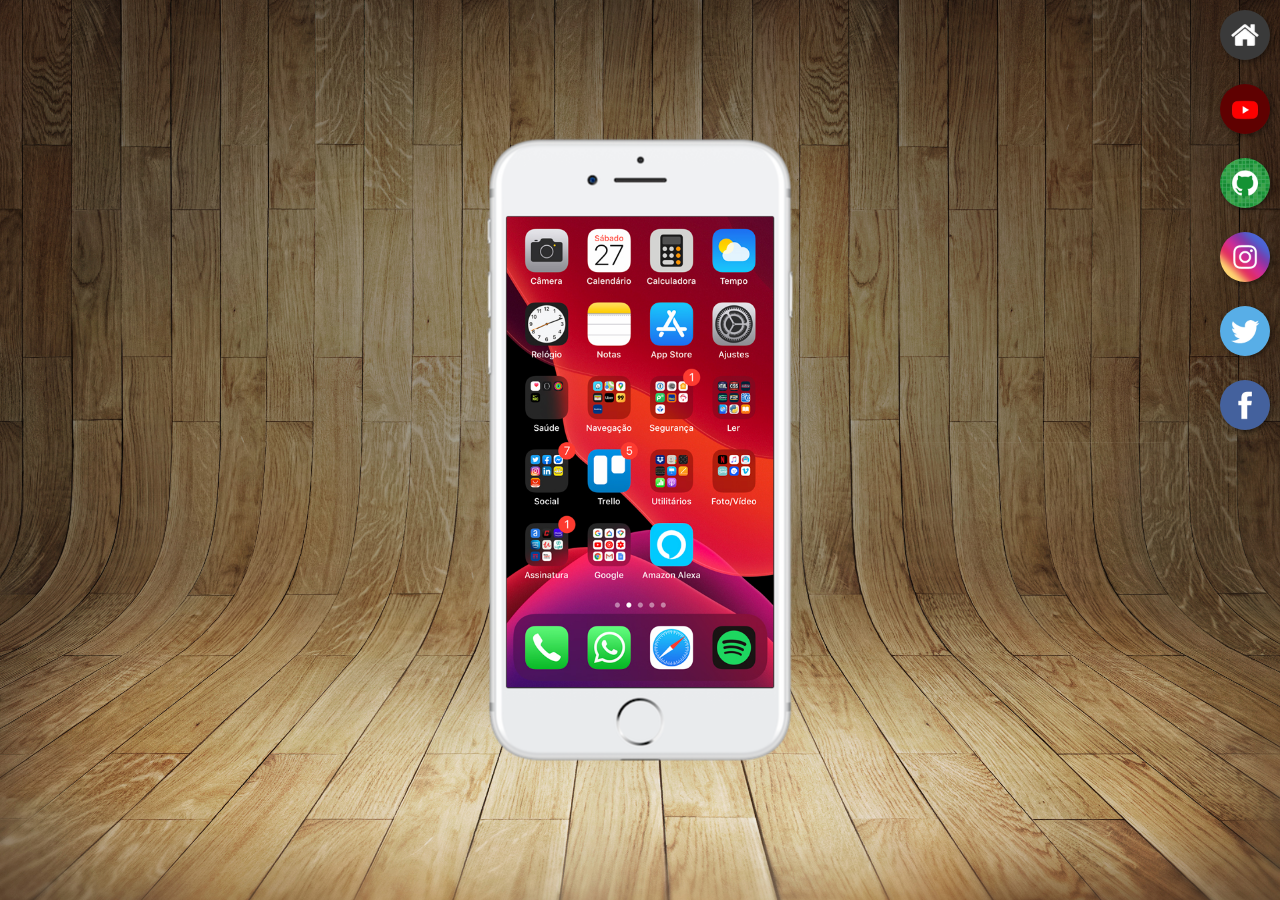
<file: index.html>
<!DOCTYPE html>
<html lang="pt-br">
<head>
    <meta charset="UTF-8">
    <meta name="viewport" content="width=device-width, initial-scale=1.0">
    <title>Projeto Redes Sociais</title>
    <link rel="shortcut icon" href="favicon.ico" type="image/x-icon">
    <link rel="stylesheet" href="estilos/style.css">
</head>
<body>
    <main>
        <section id="telefone">
            <iframe src="home.html" name="tela" id="tela" frameborder="0">
                Seu navegador não é compatível com isso!
            </iframe>

        </section>
        <section id="redes-sociais">
            <a href="home.html" target="tela"><img src="imagens/logo-home.jpg" alt="Home"></a> <br>
            <a href="youtube.html" target="tela"><img src="imagens/logo-youtube.jpg" alt="Youtube"></a> <br>
            <a href="github.html" target="tela"><img src="imagens/logo-github.jpg" alt="Github"></a> <br>
            <a href="instagram.html" target="tela"><img src="imagens/logo-instagram.jpg" alt="Instagram"></a> <br>
            <a href="twitter.html" target="tela"><img src="imagens/logo-twitter.jpg" alt="Twitter"></a> <br>
            <a href="facebook.html" target="tela"><img src="imagens/logo-facebook.jpg" alt="Facebook"></a>

        </section>
    </main>
   
    
</body>
</html>
</file>
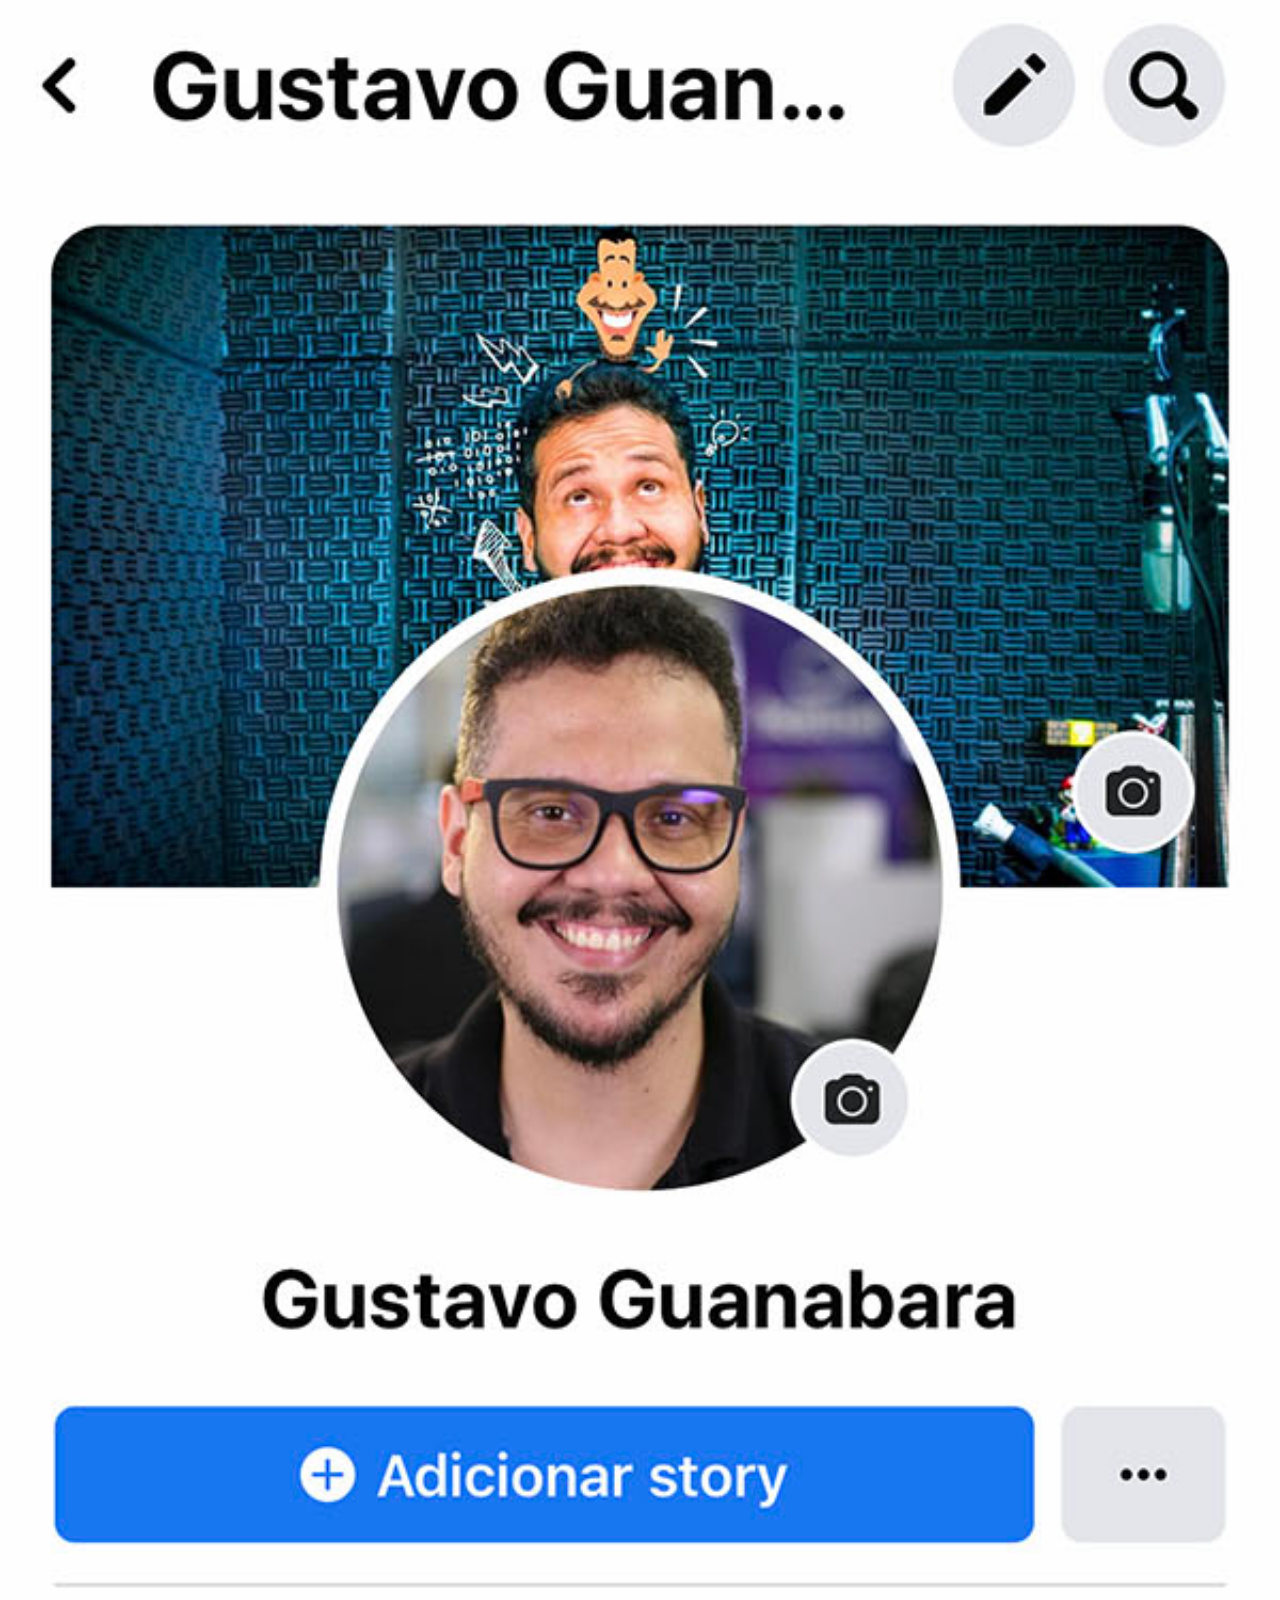
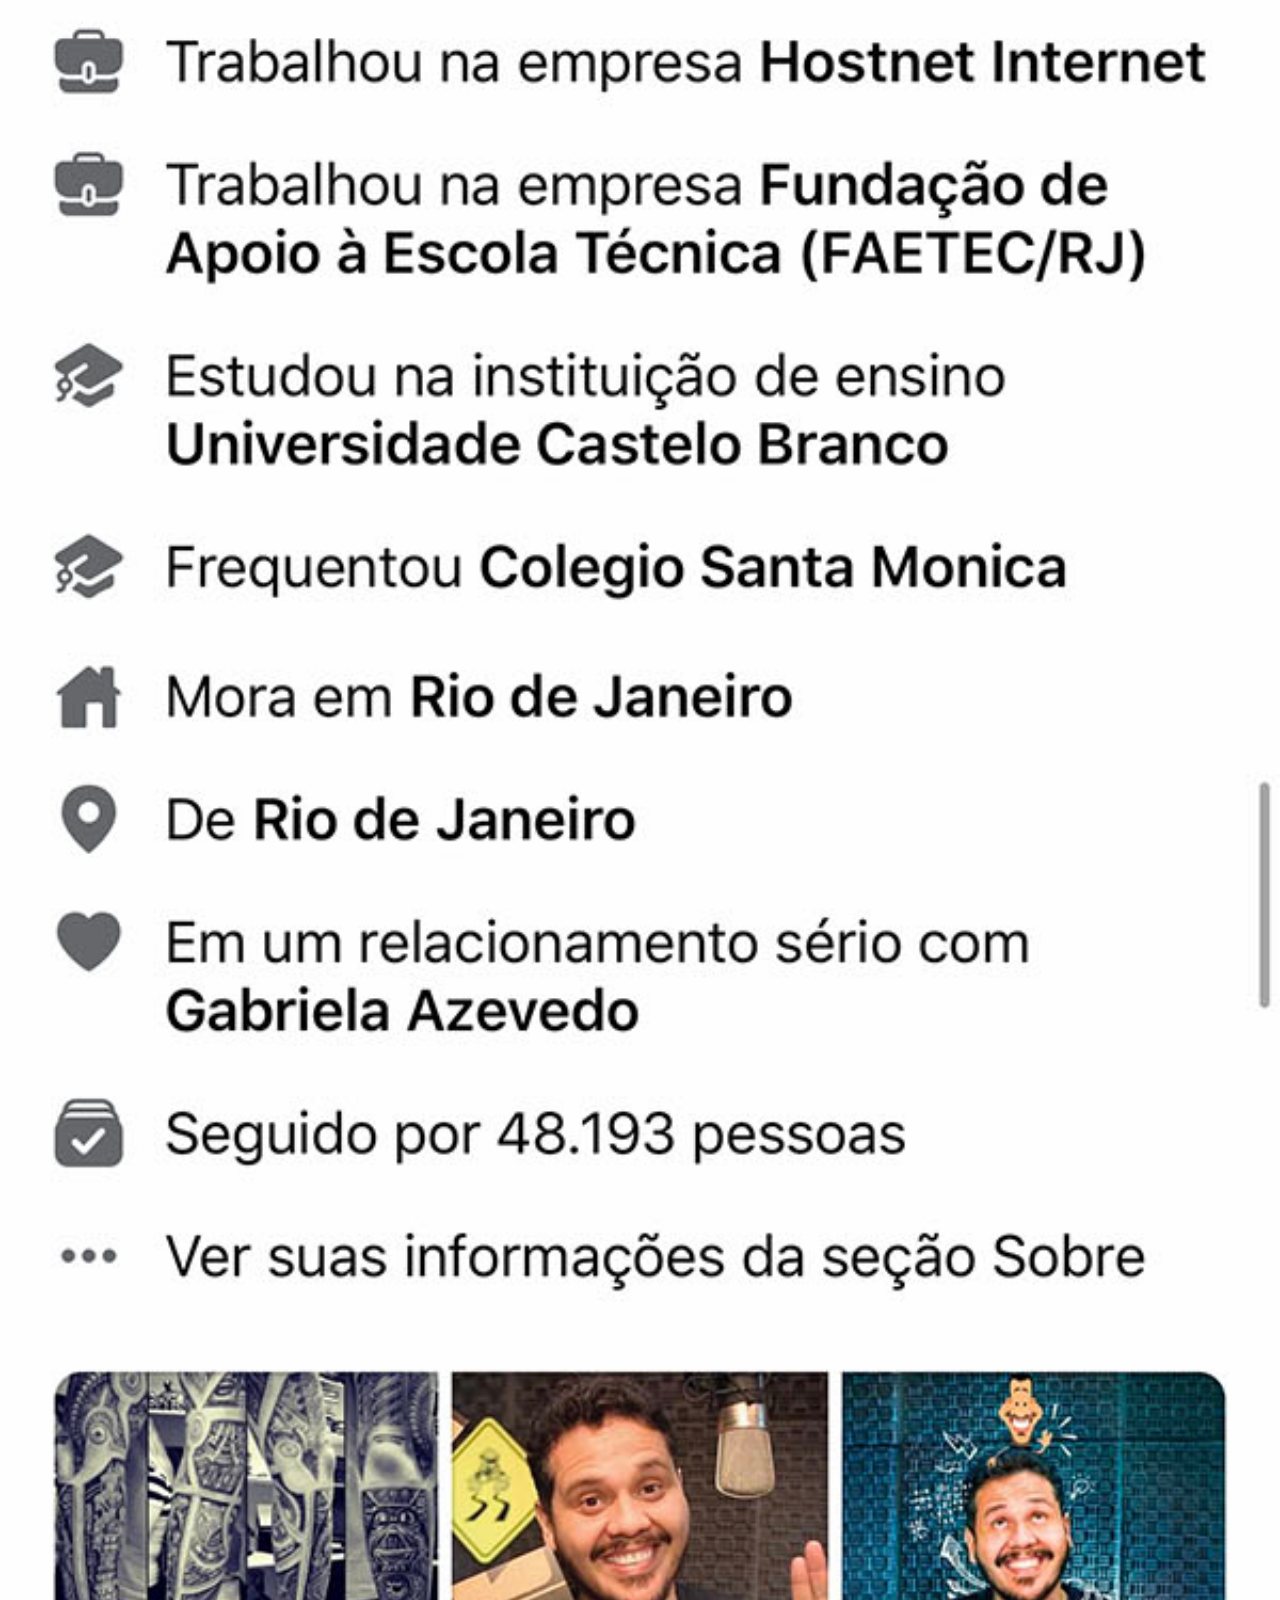
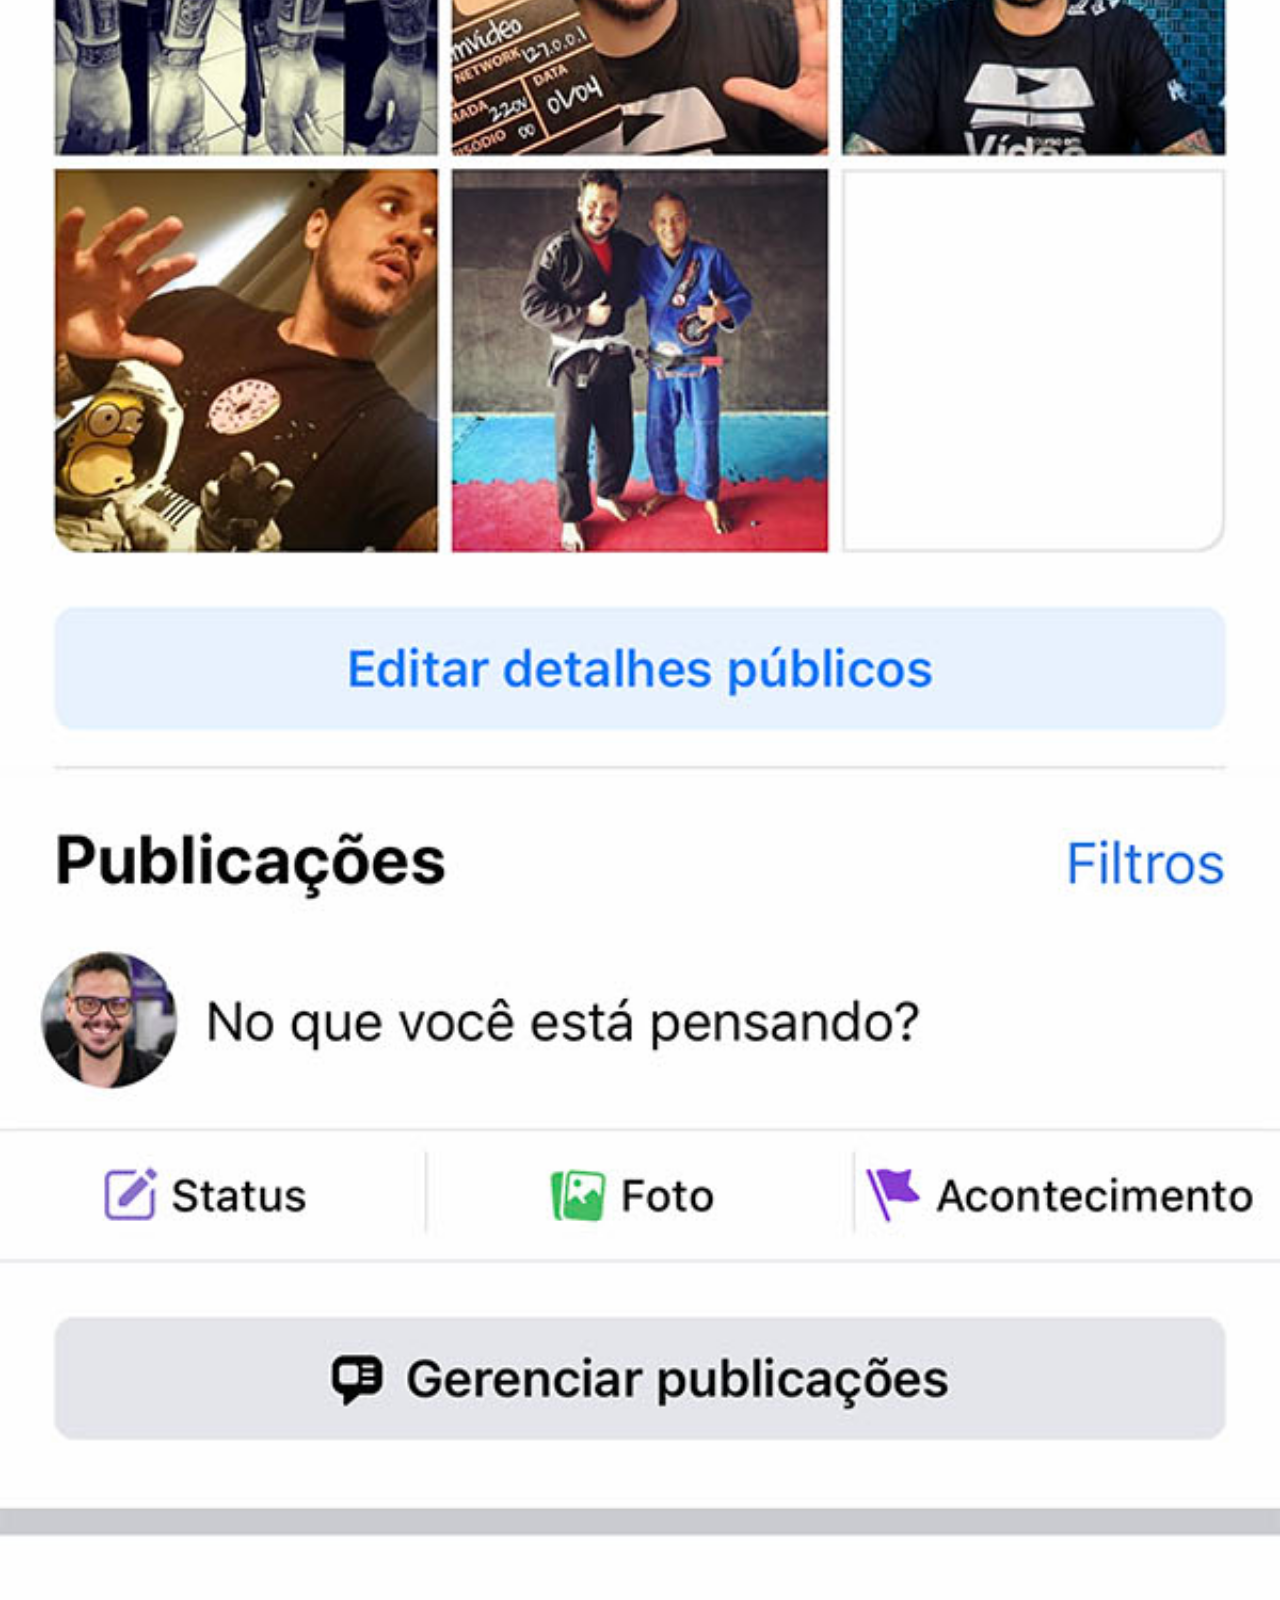
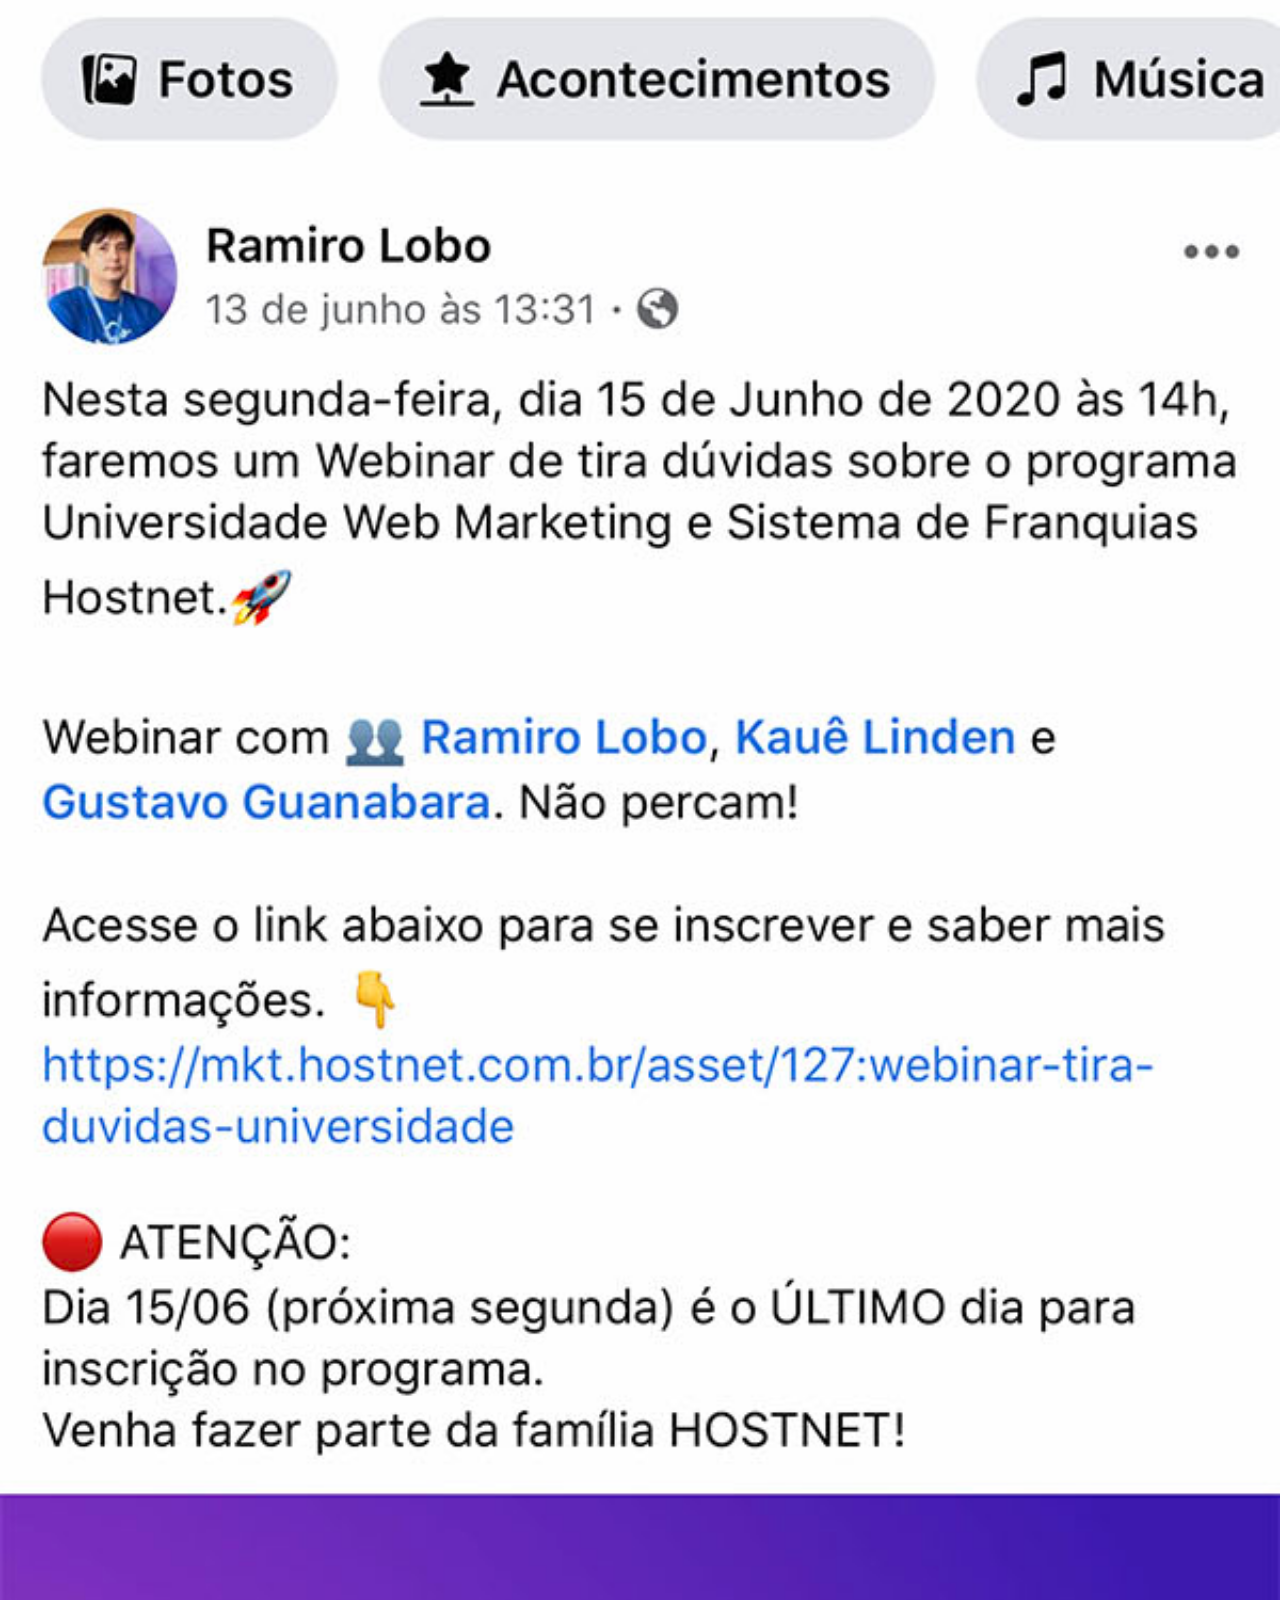
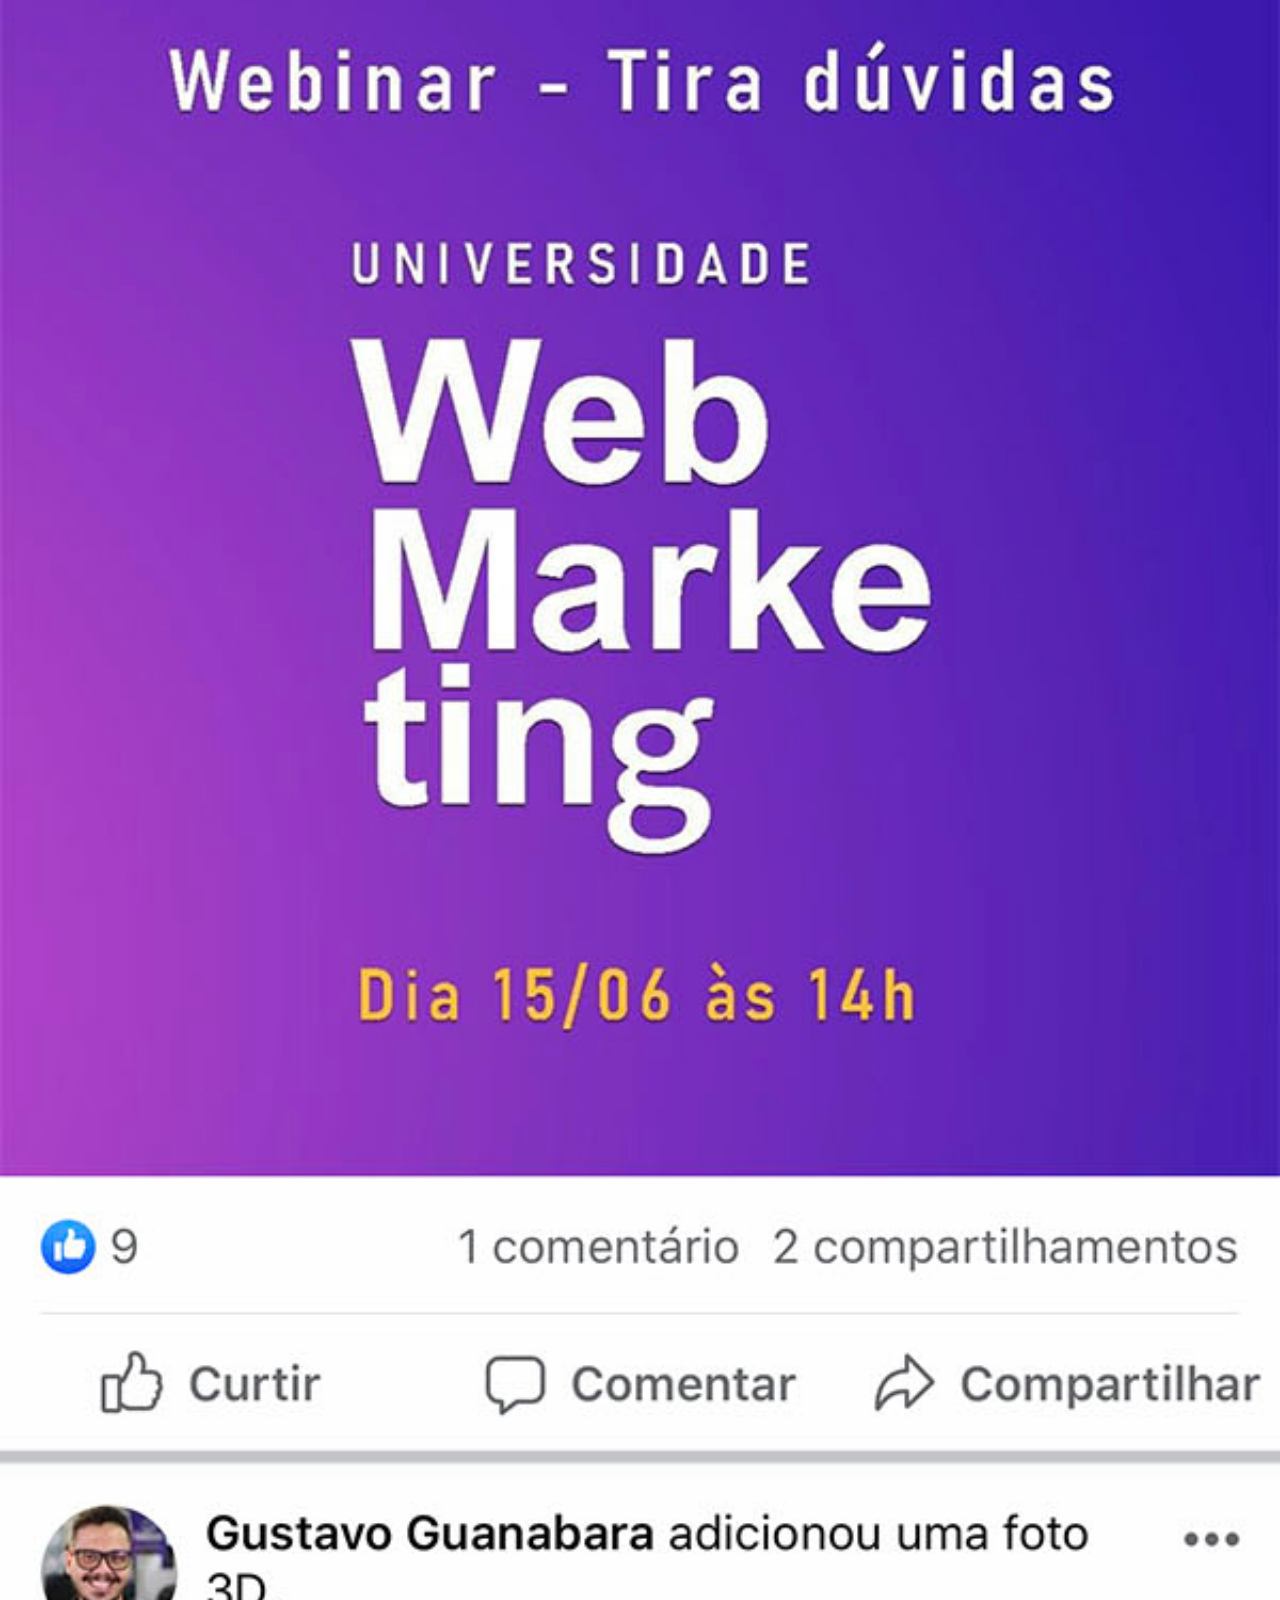
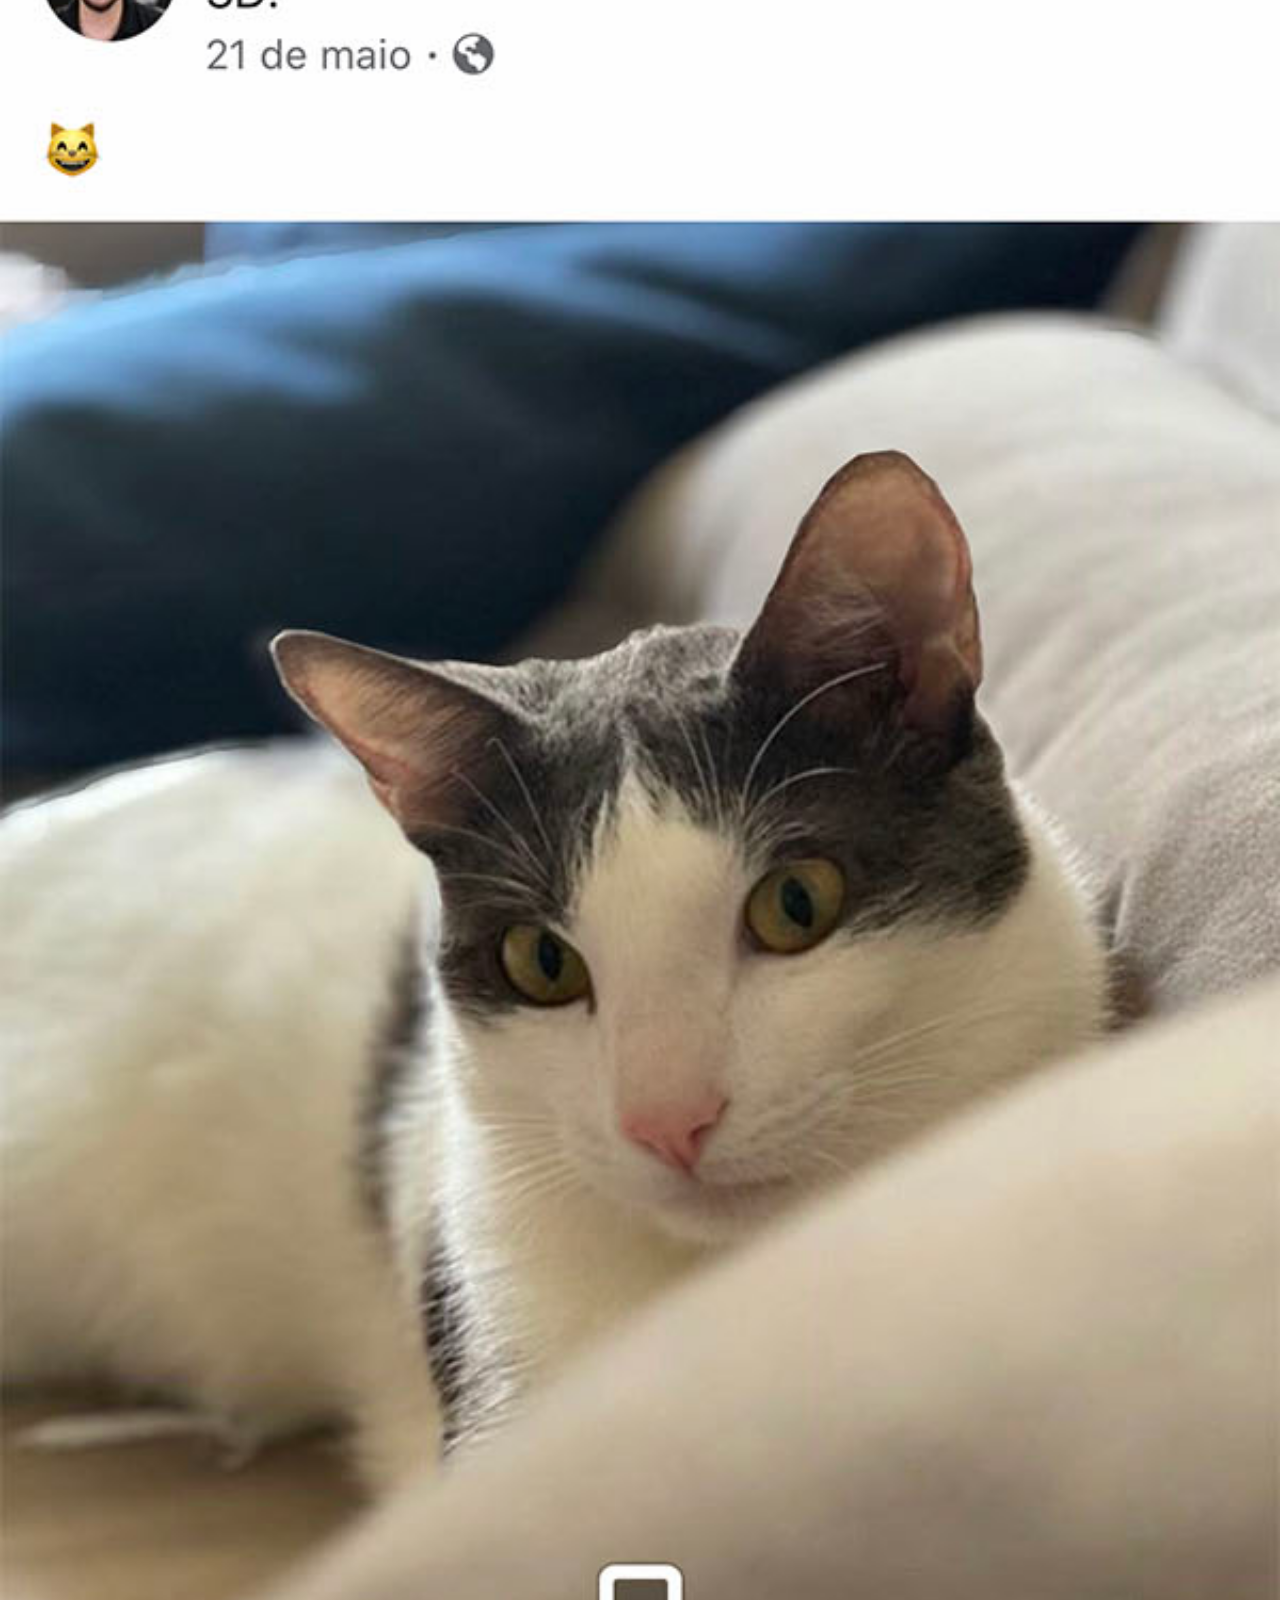
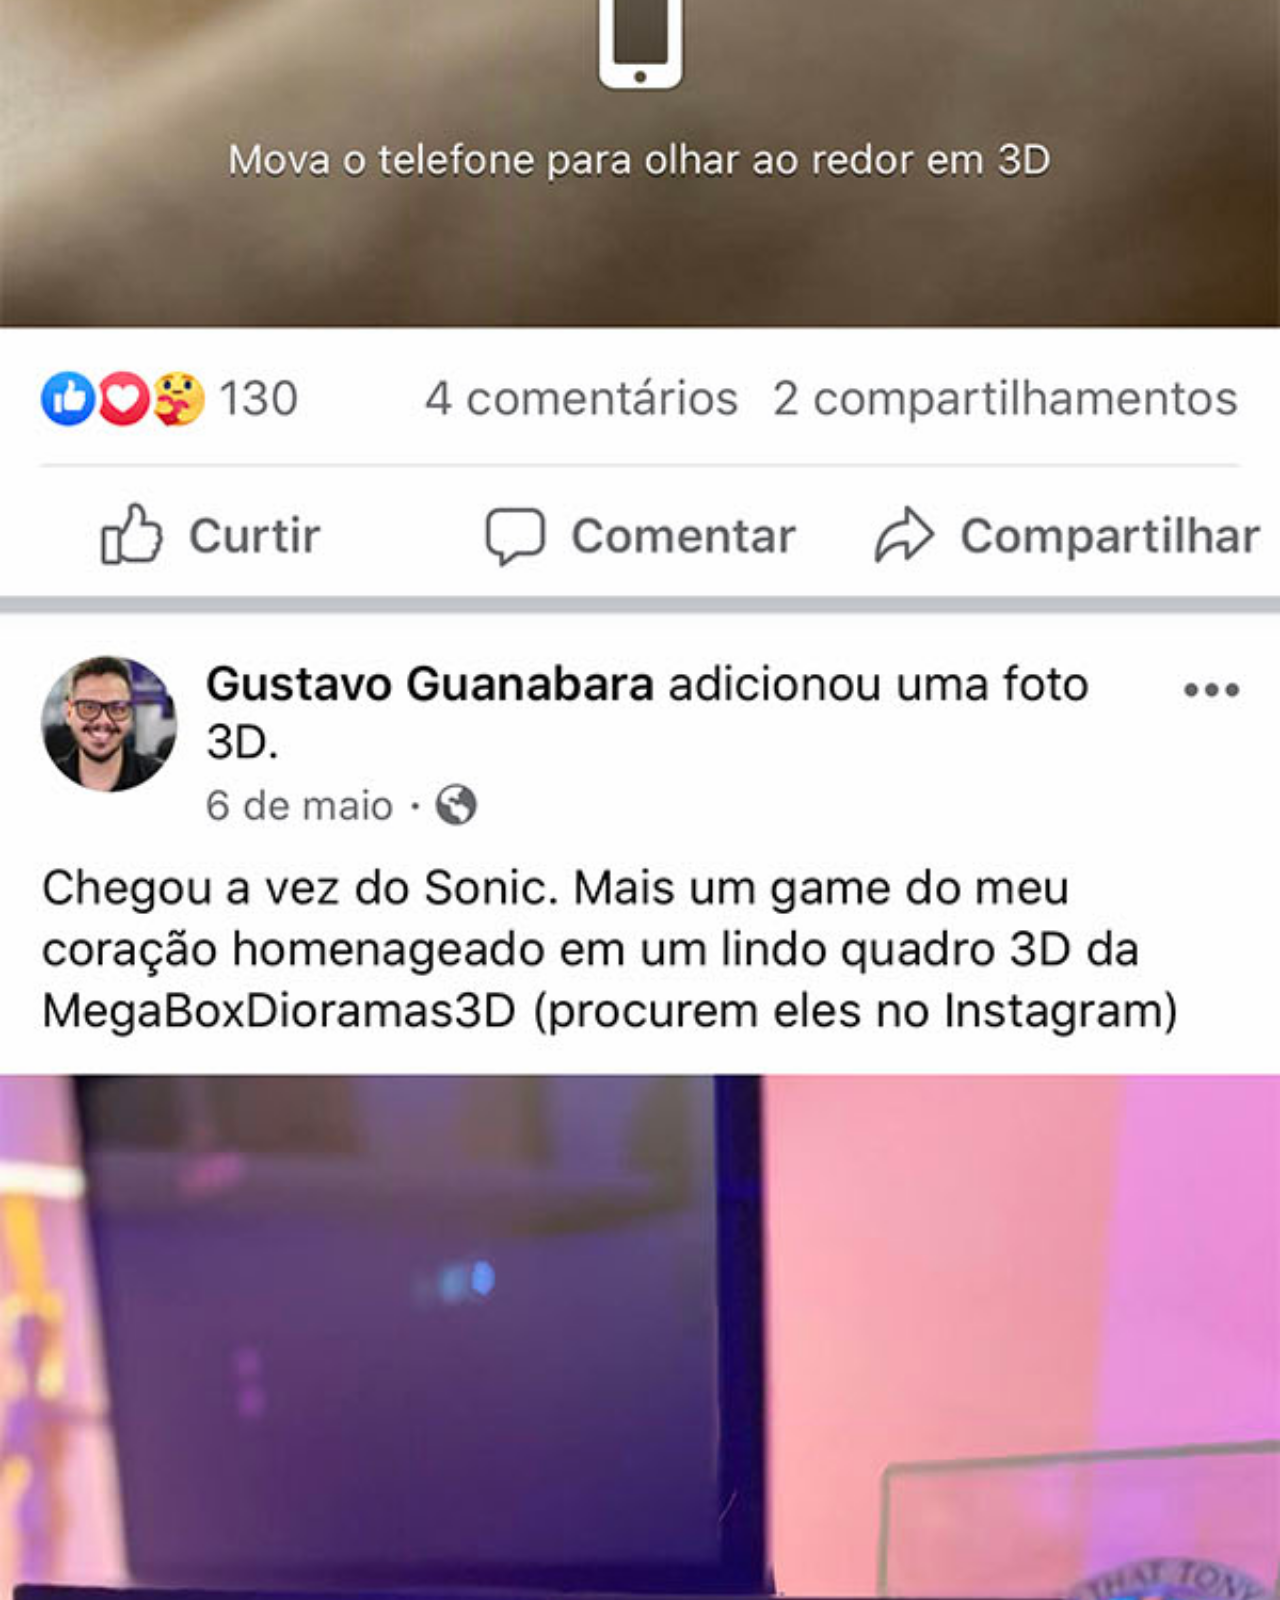
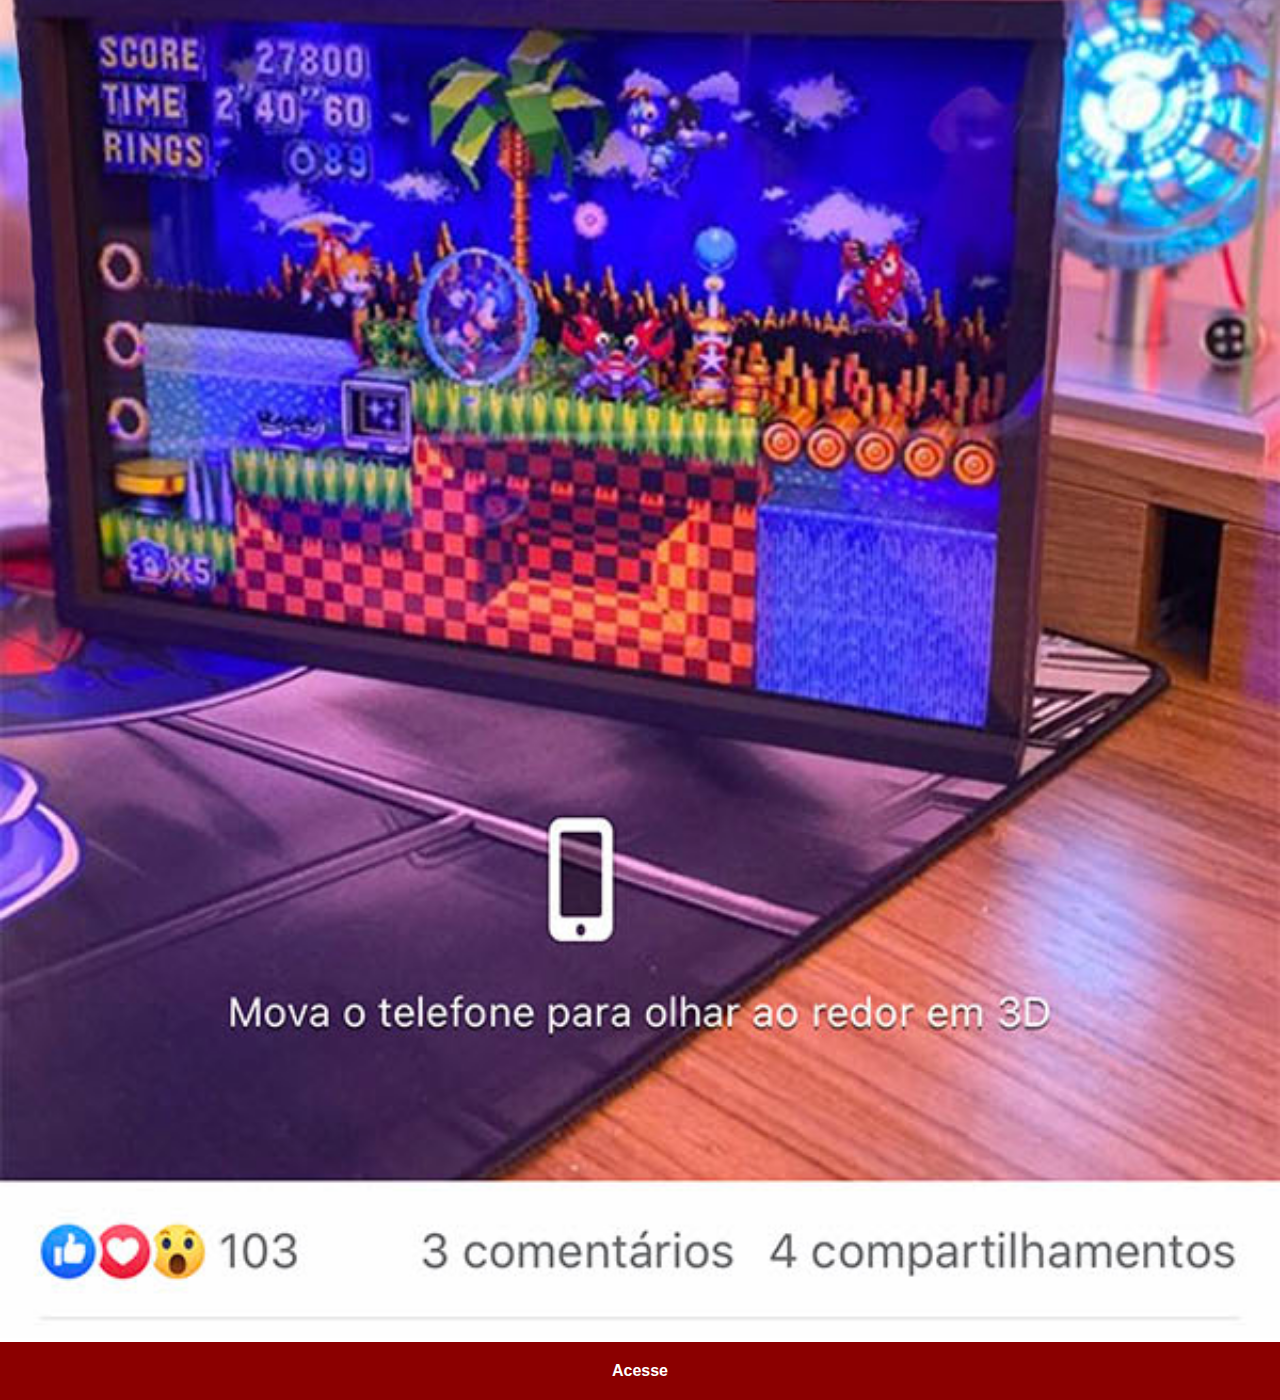
<file: facebook.html>
<!DOCTYPE html>
<html lang="pt-br">
<head>
    <meta charset="UTF-8">
    <meta name="viewport" content="width=device-width, initial-scale=1.0">
    <title>Facebook</title>
    <link rel="stylesheet" href="estilos/social.css">
</head>
<body>
    <img src="imagens/tela-facebook.jpg" alt="Facebook">
    <a href="https://pt-br.facebook.com/gustavoguanabara/" target="_blank">Acesse</a>
</body>
</html>
</file>
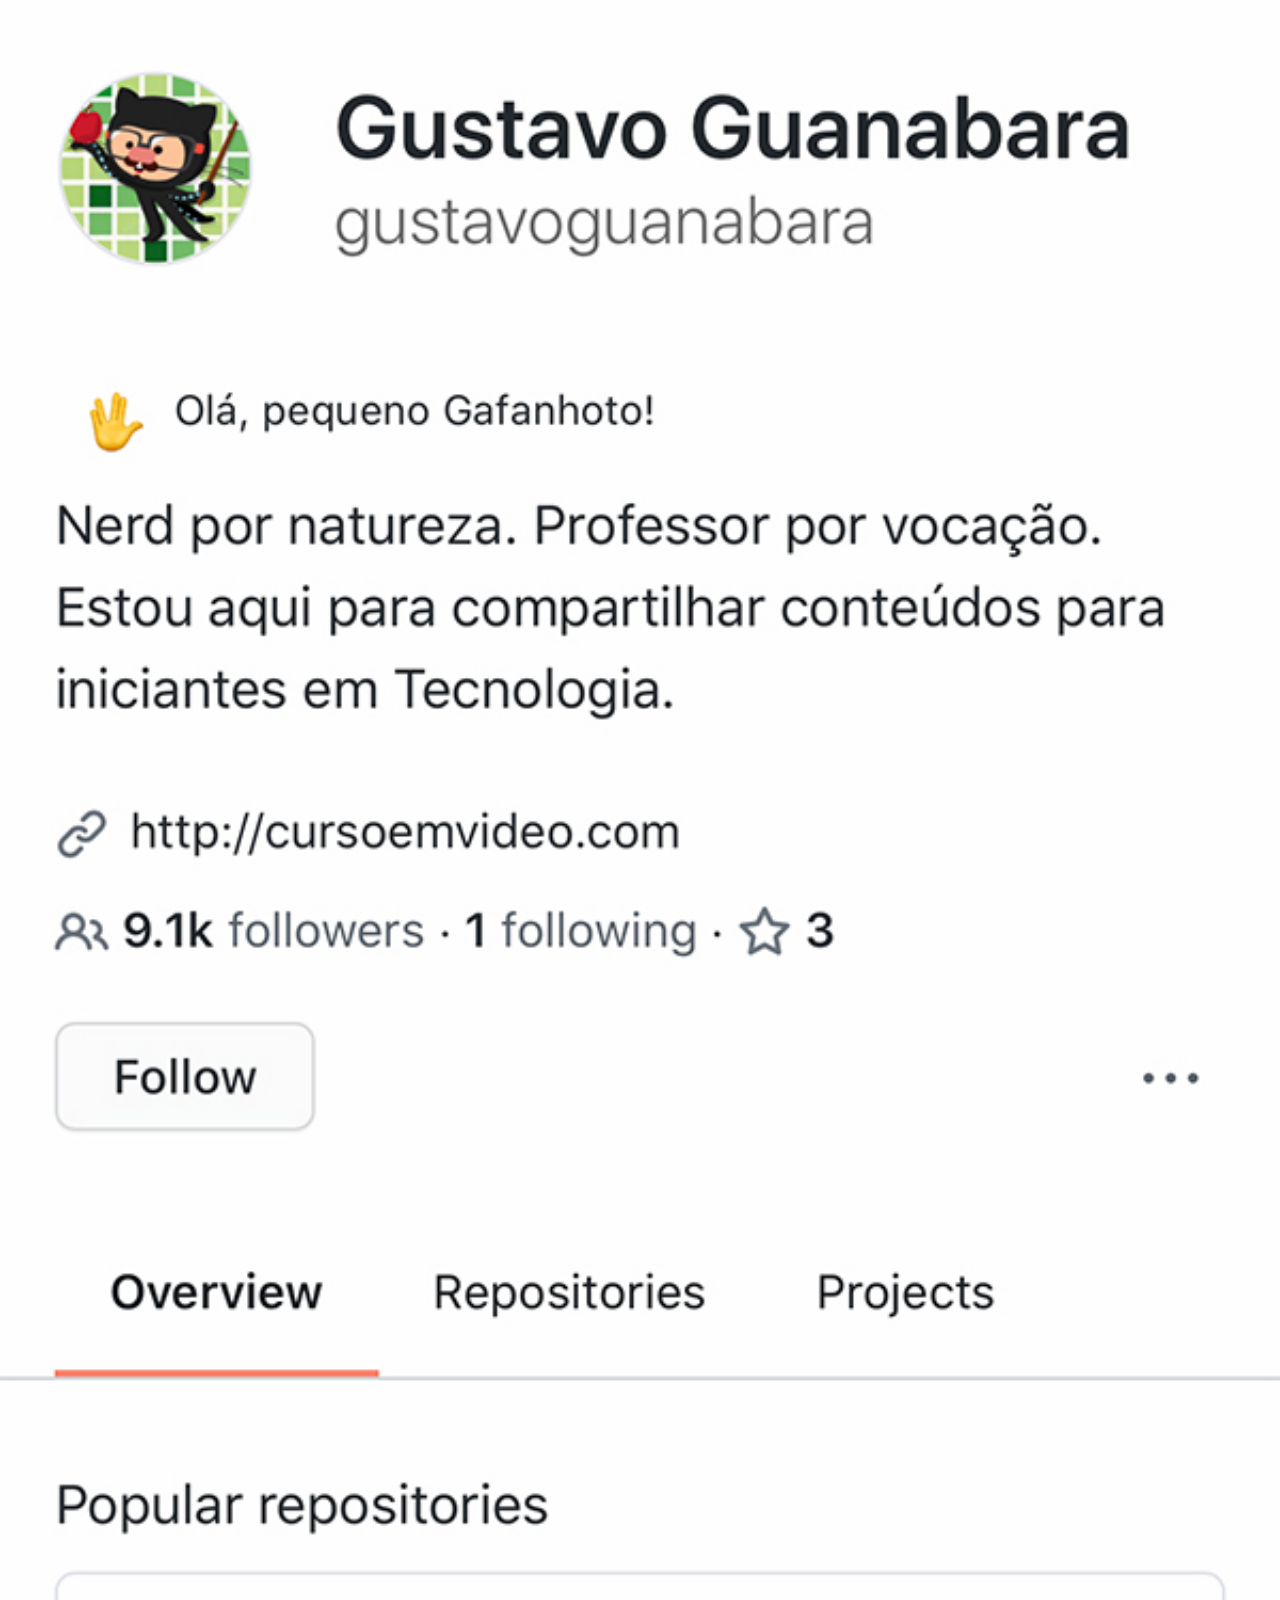
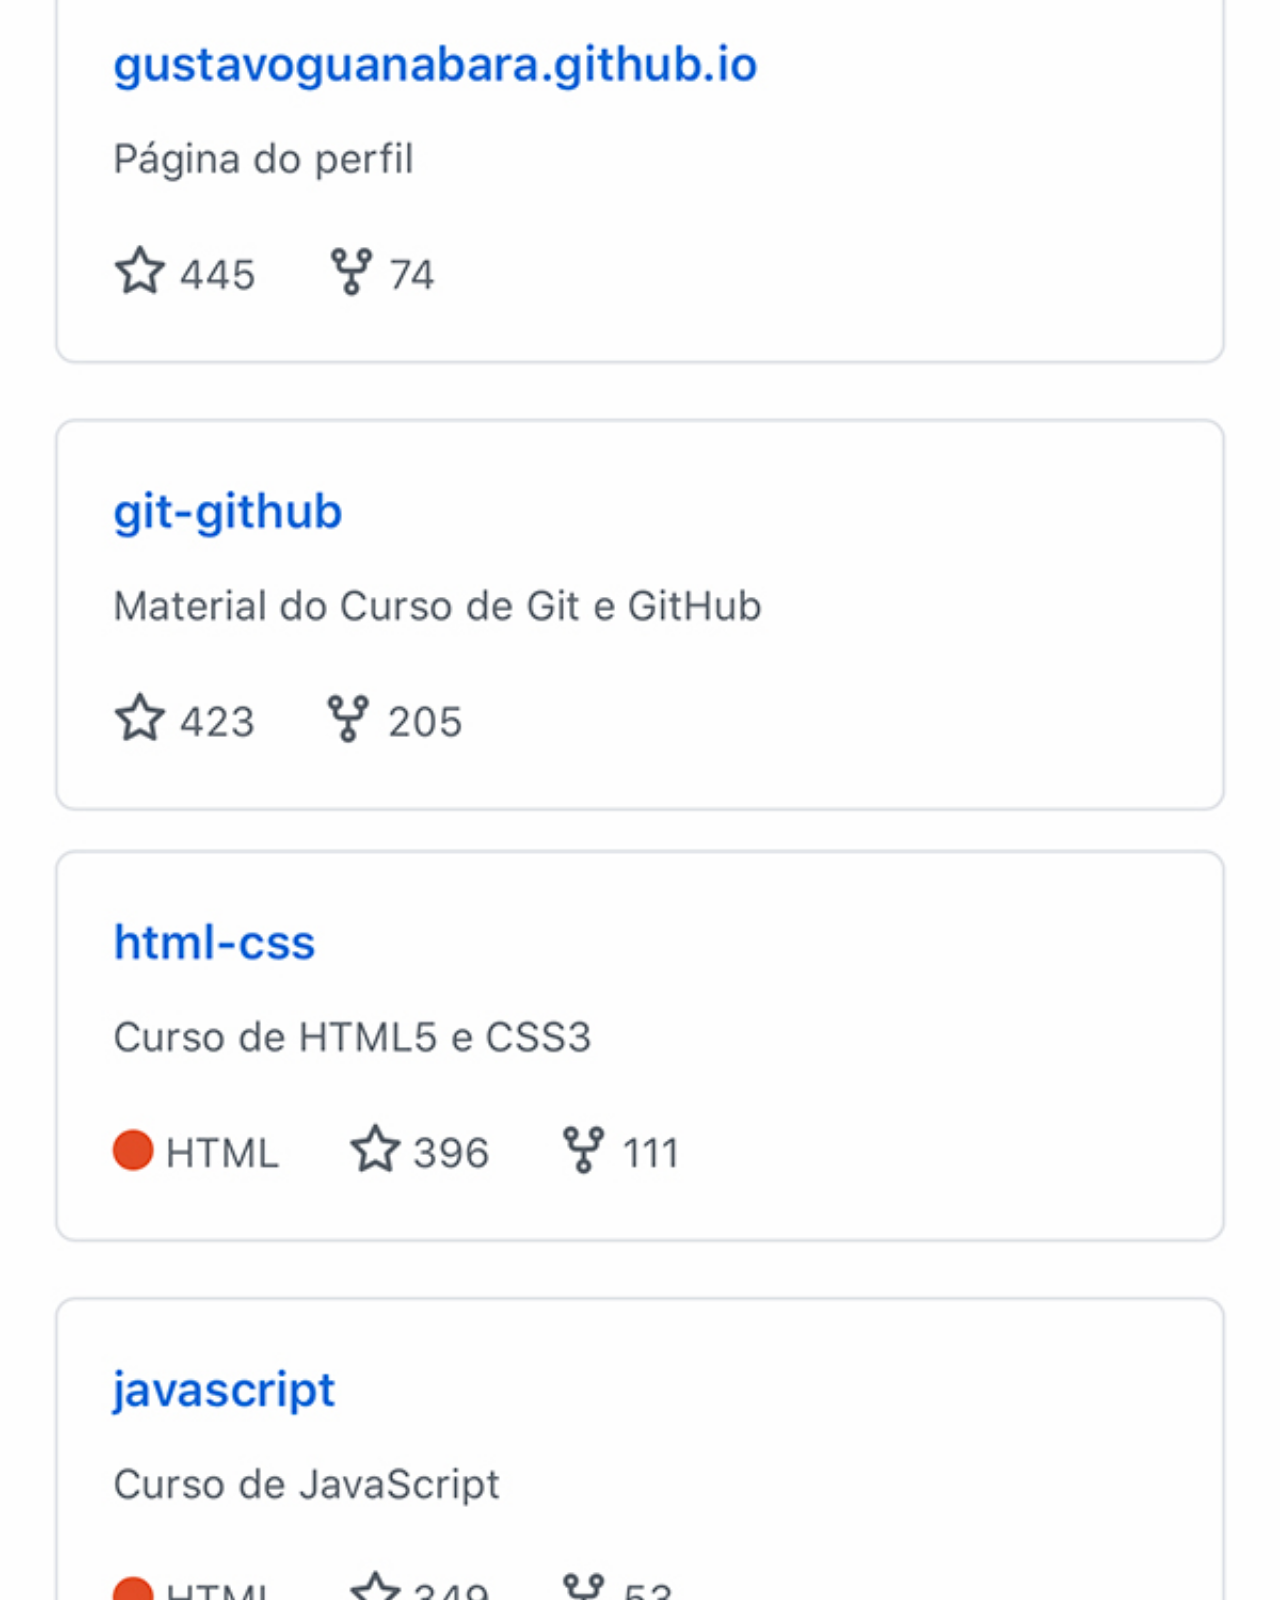
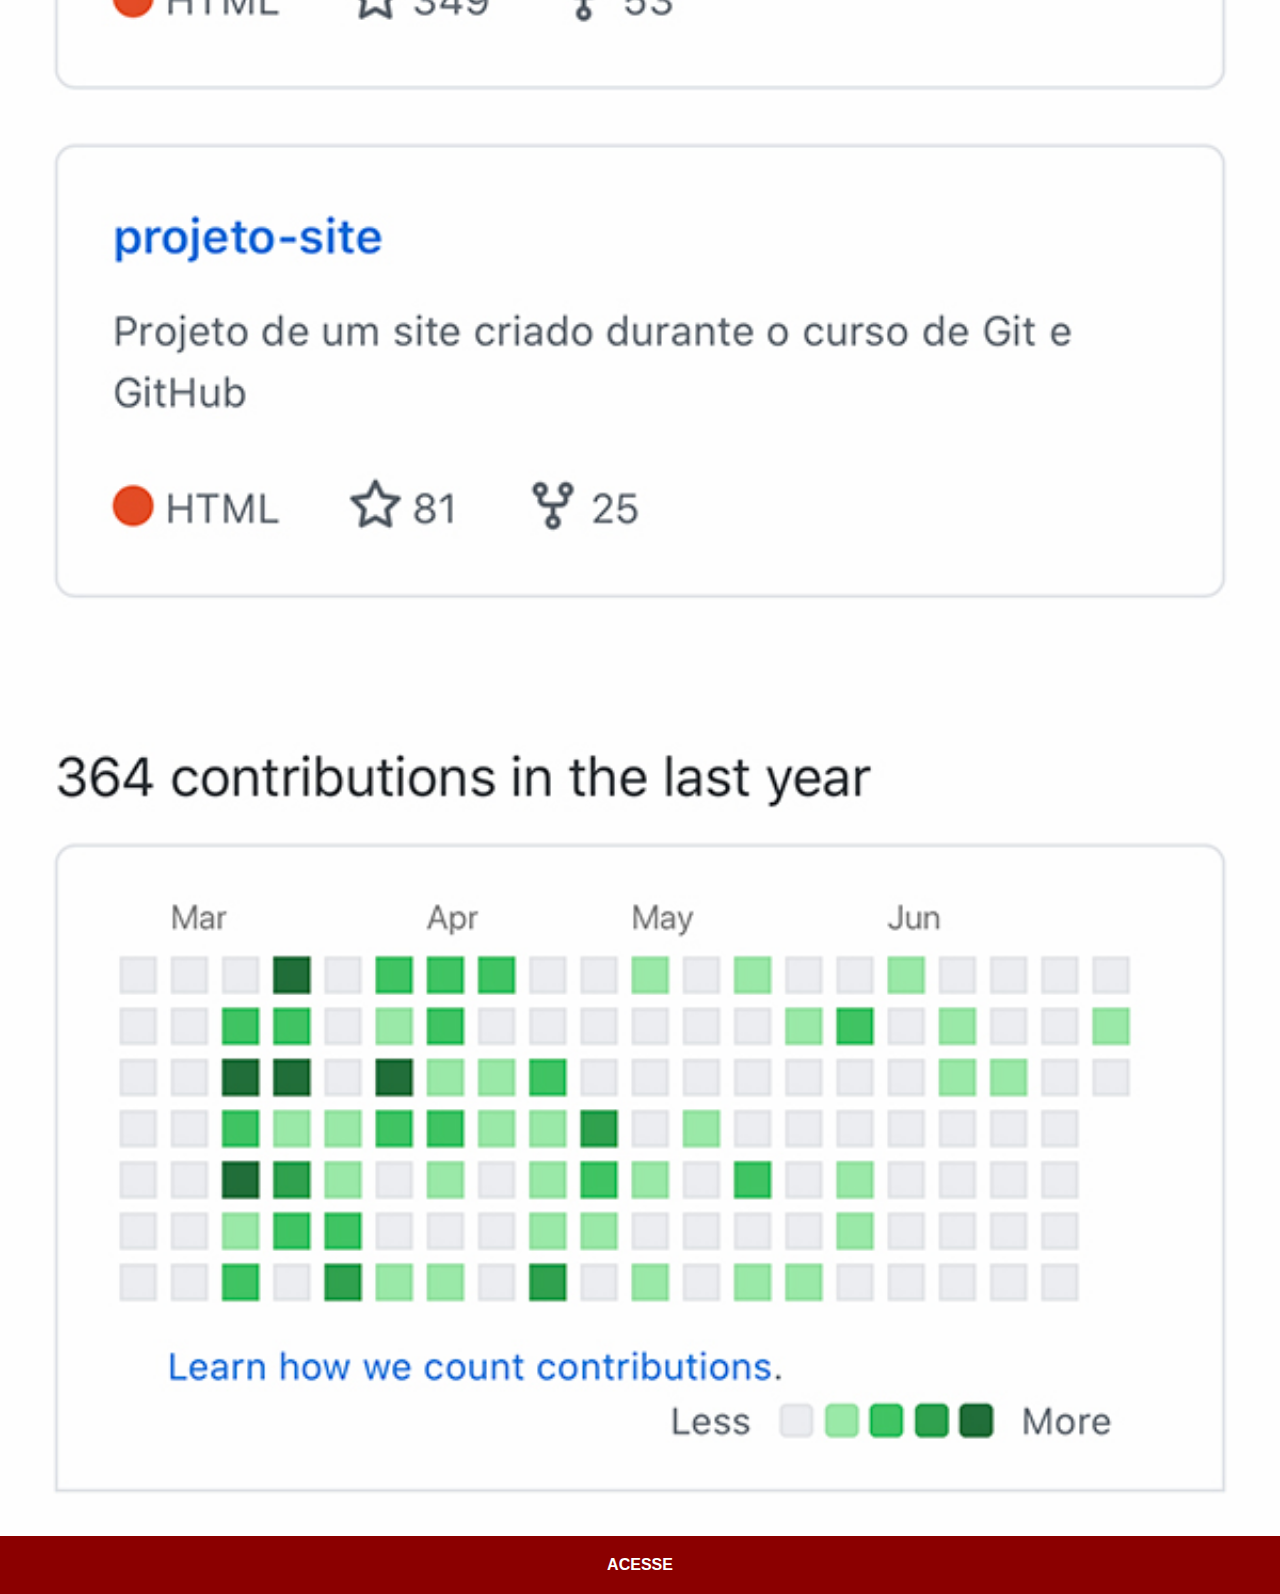
<file: github.html>
<!DOCTYPE html>
<html lang="pt-br">
<head>
    <meta charset="UTF-8">
    <meta name="viewport" content="width=device-width, initial-scale=1.0">
    <title>Github</title>
    <link rel="stylesheet" href="estilos/social.css">
</head>
<body>
    <img src="imagens/tela-github.jpg" alt="Github">
    <a href="https://github.com/gustavoguanabara" target="_blank">ACESSE</a>
    
</body>
</html>
</file>
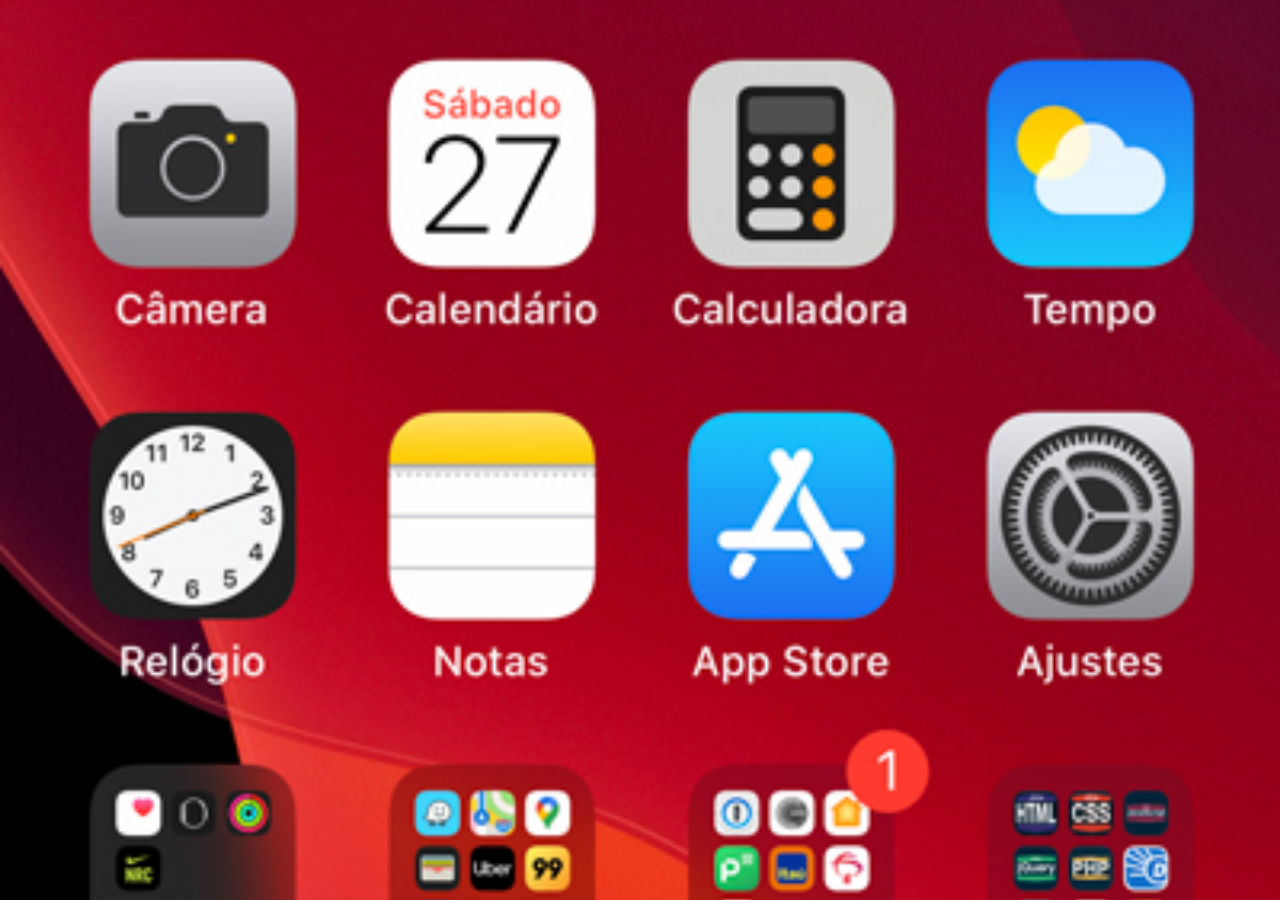
<file: home.html>
<!DOCTYPE html>
<html lang="pt-br">
<head>
    <meta charset="UTF-8">
    <meta name="viewport" content="width=device-width, initial-scale=1.0">
    <title>Home</title>
    <style>
        *{
            margin: 0px;
            padding: 0px;
        }

        body{
            width: 100vw;
            height: 100vh;
            background: black url('imagens/tela-home.jpg') no-repeat top center;
            background-size: cover;
        }


    </style>
</head>
<body>
    
</body>
</html>
</file>
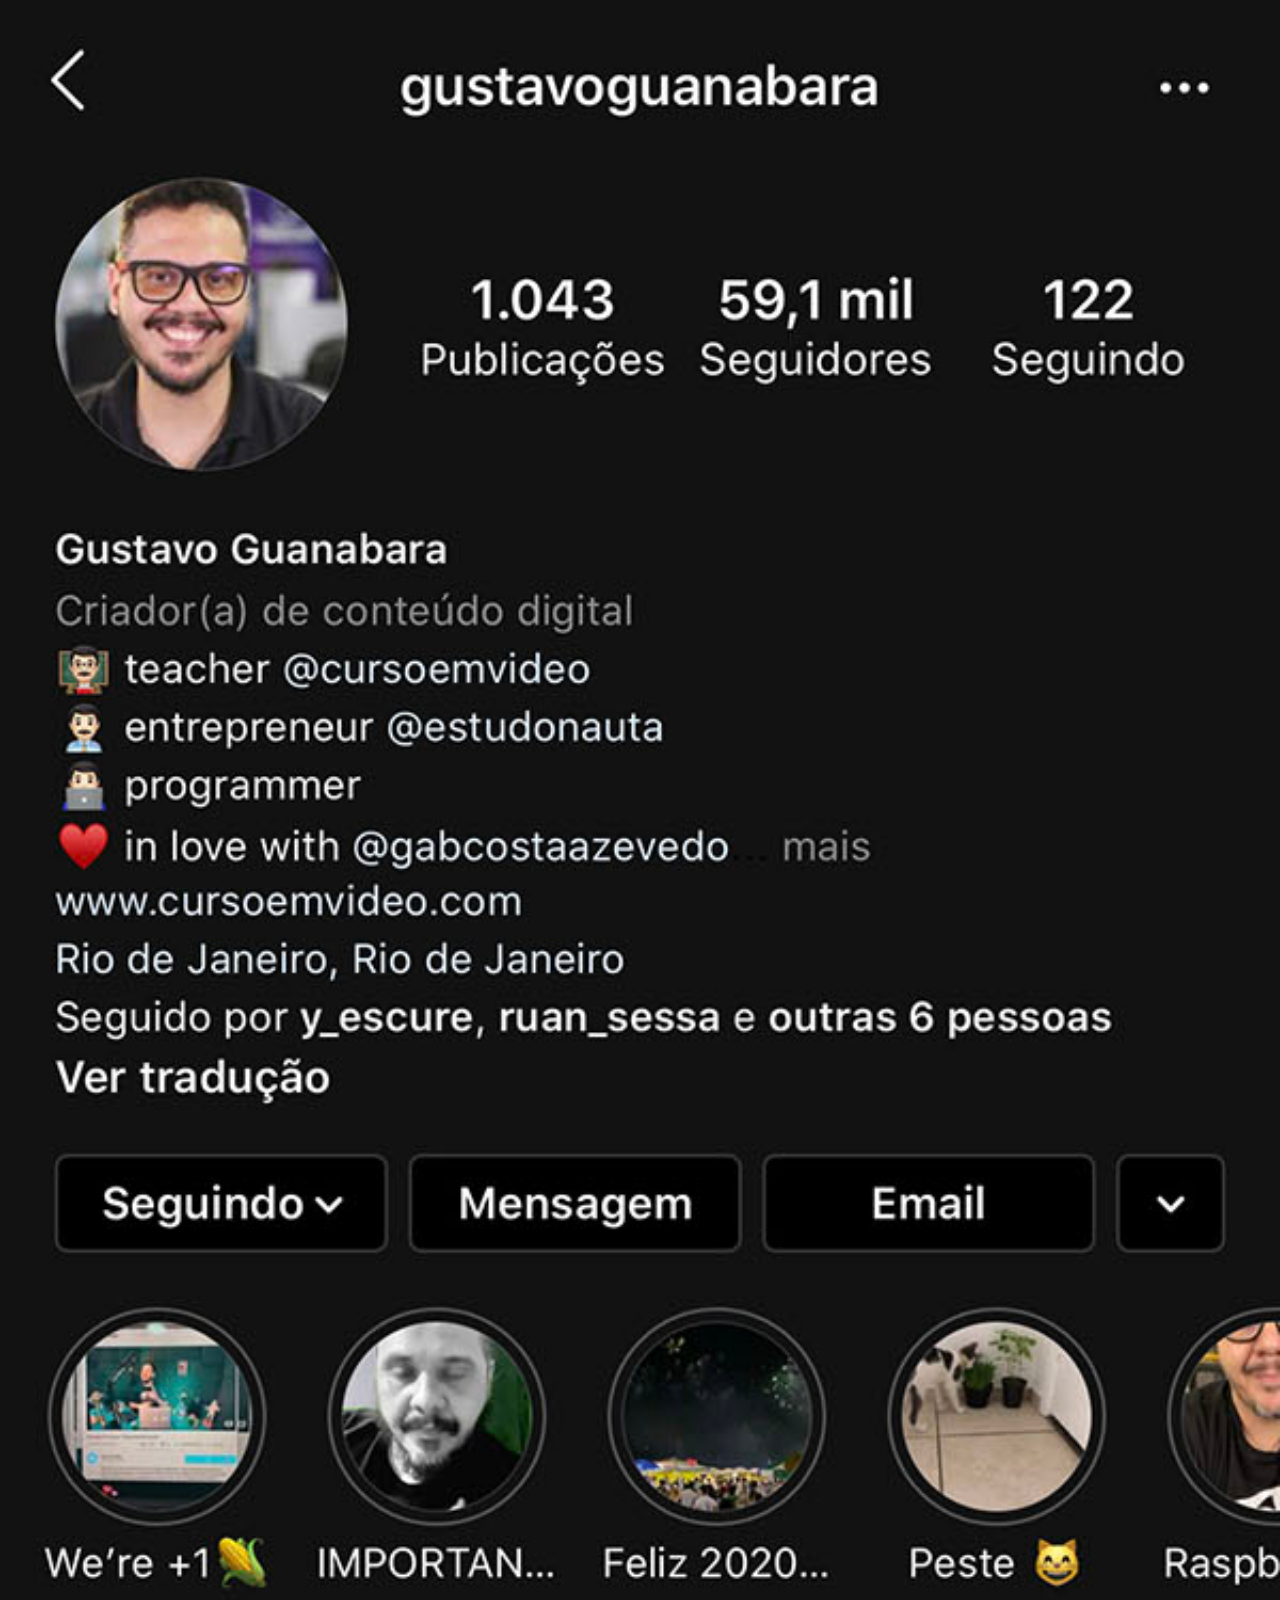
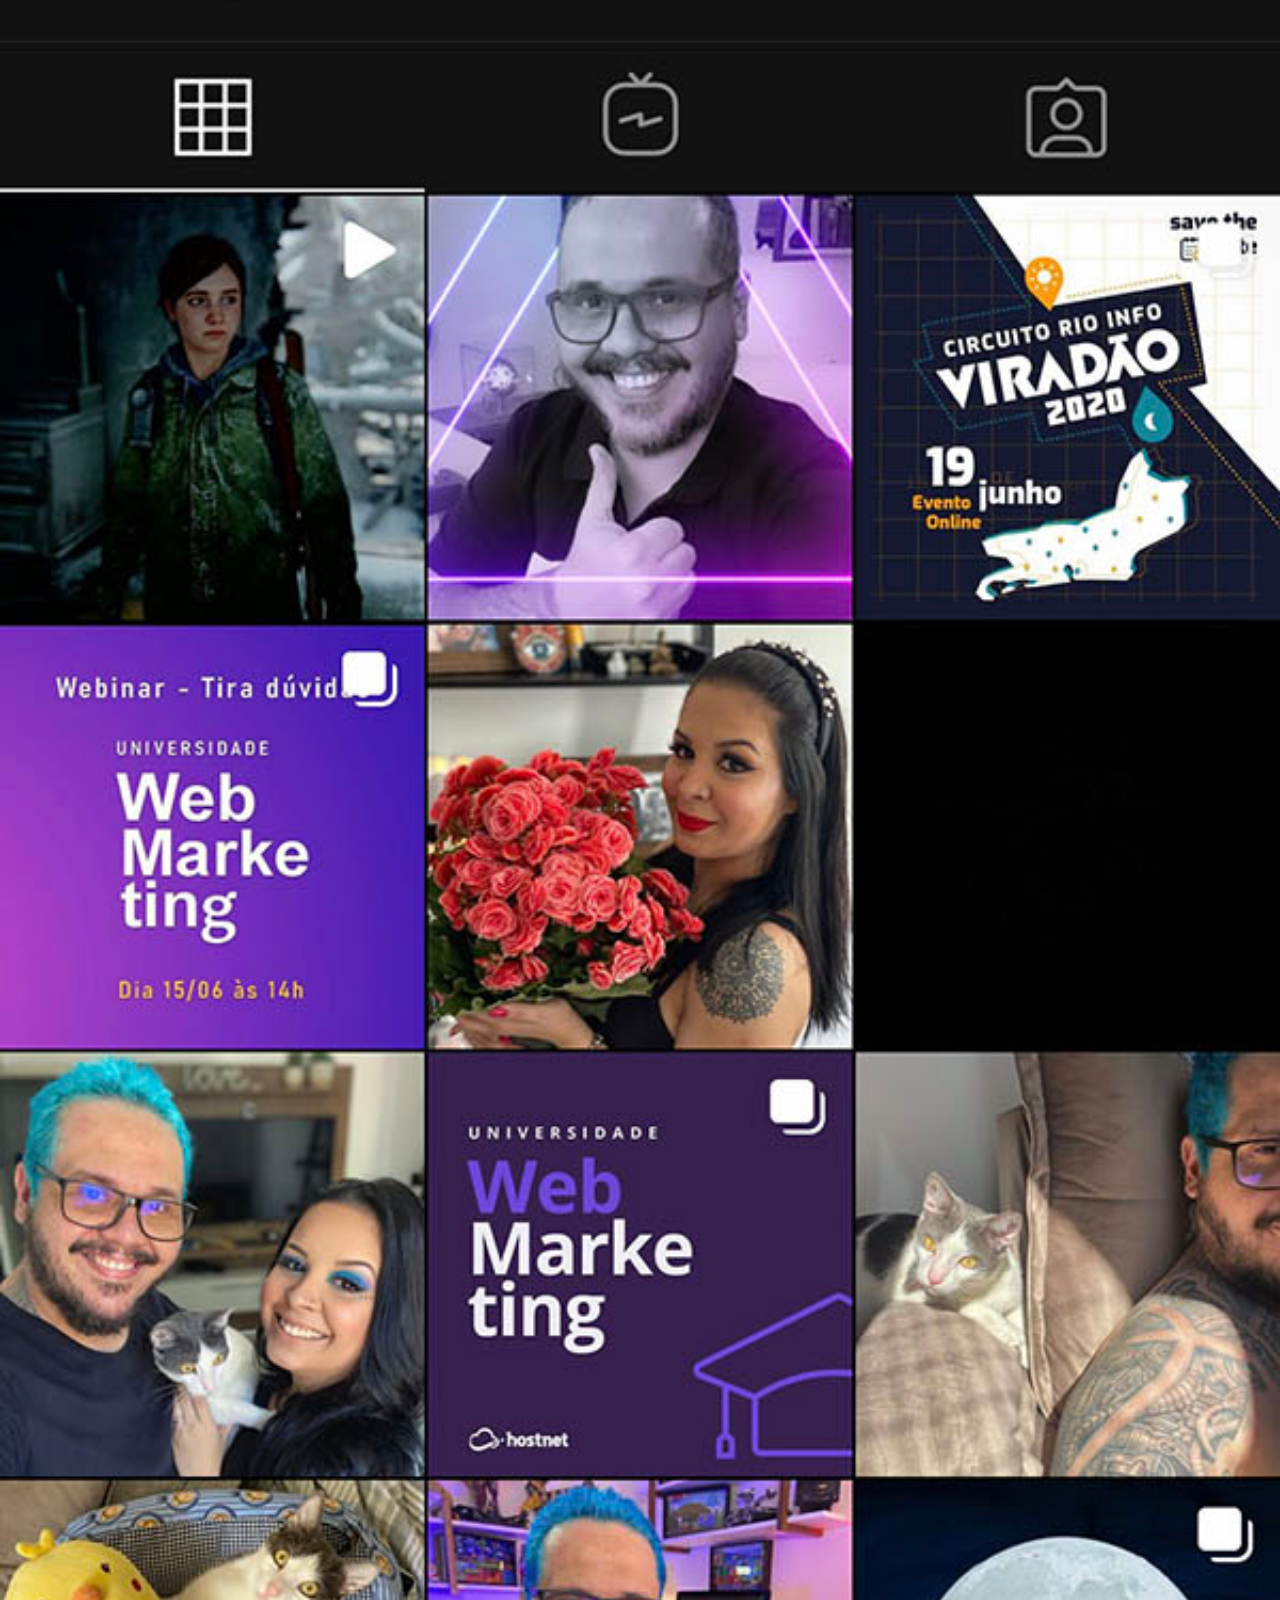
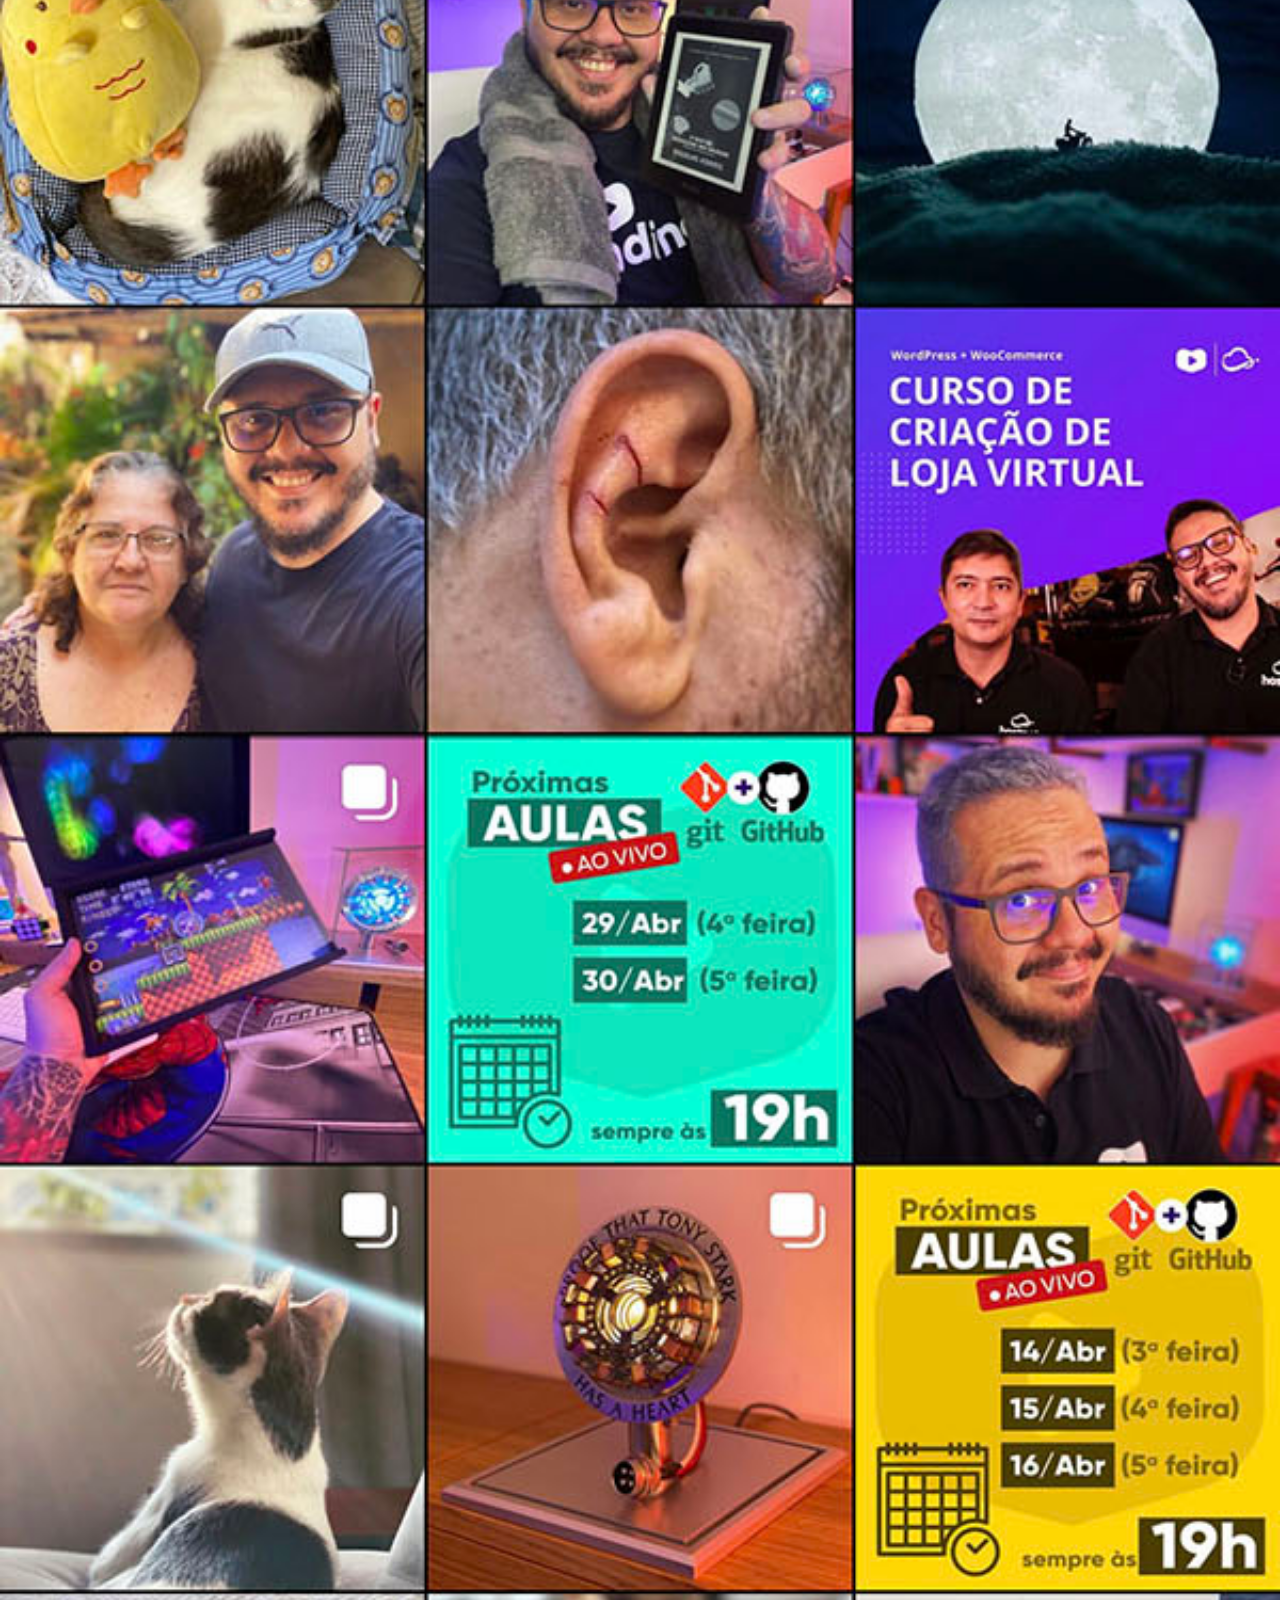
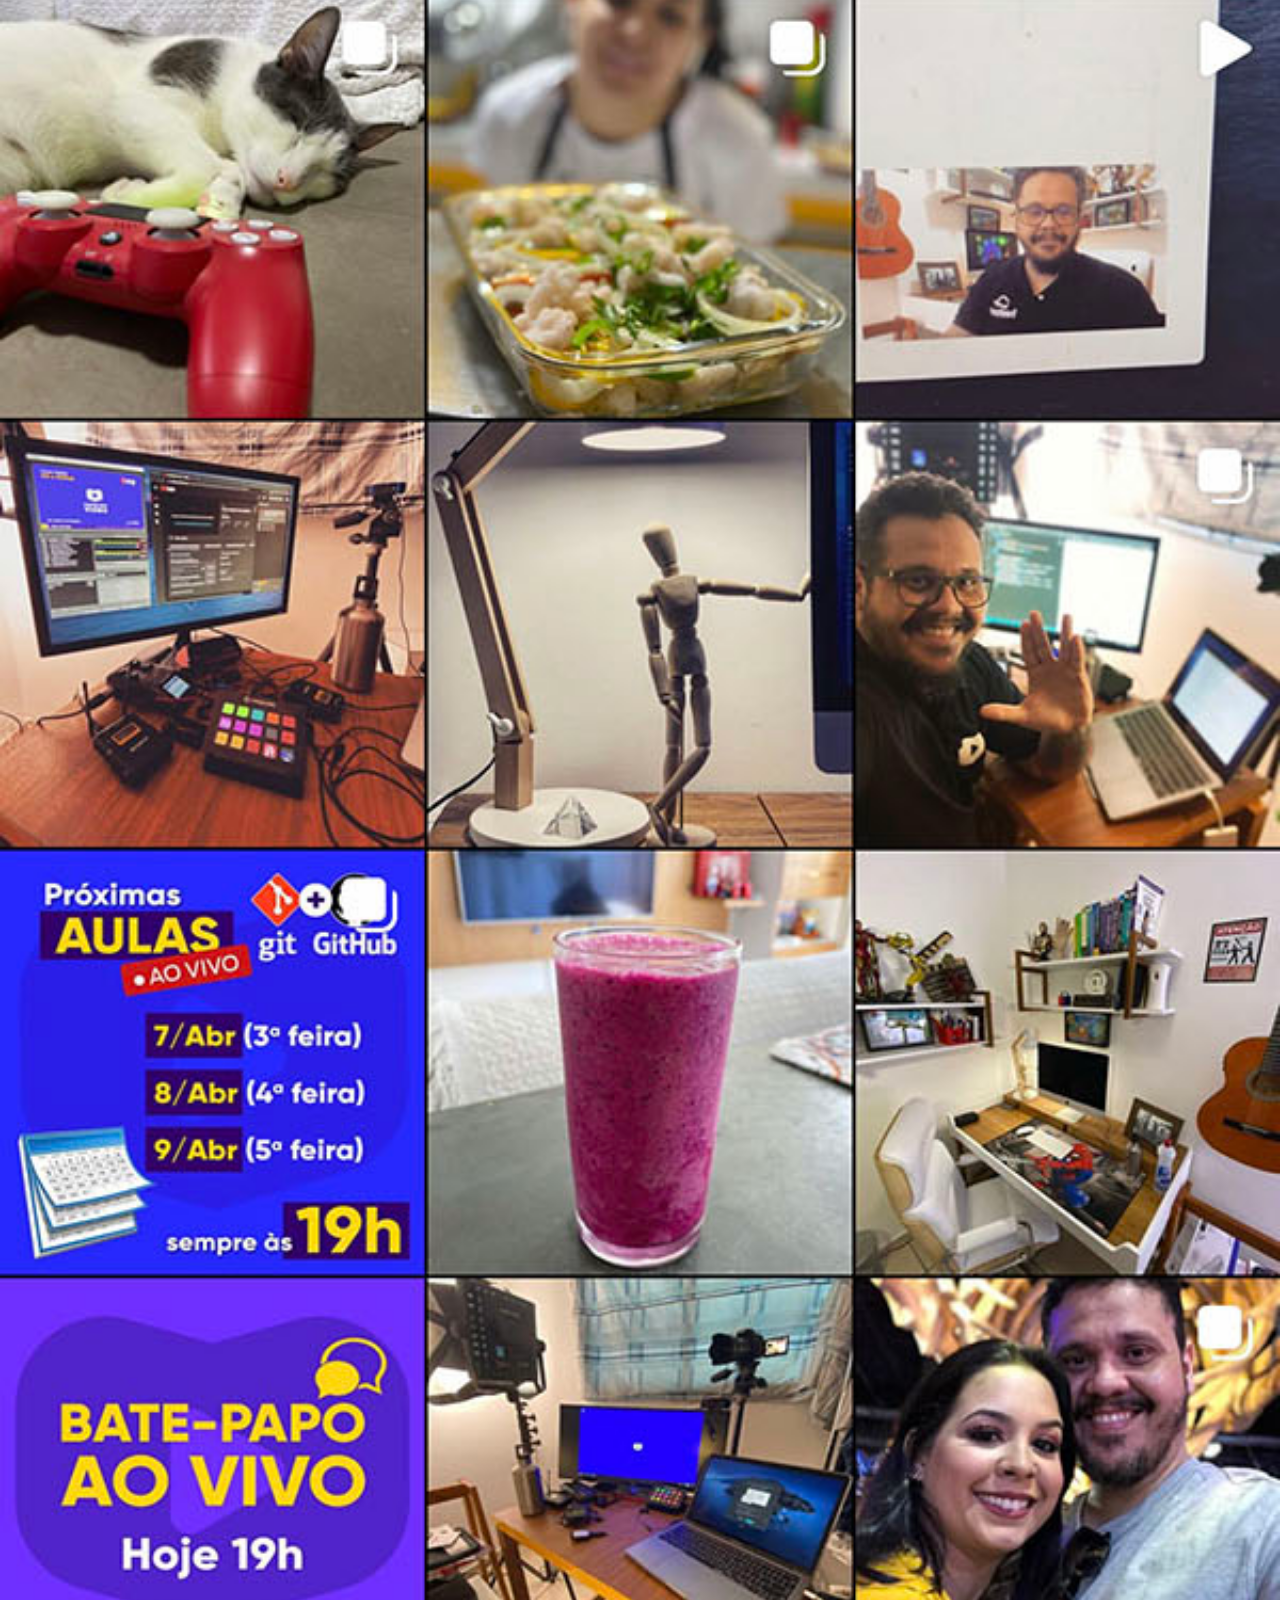
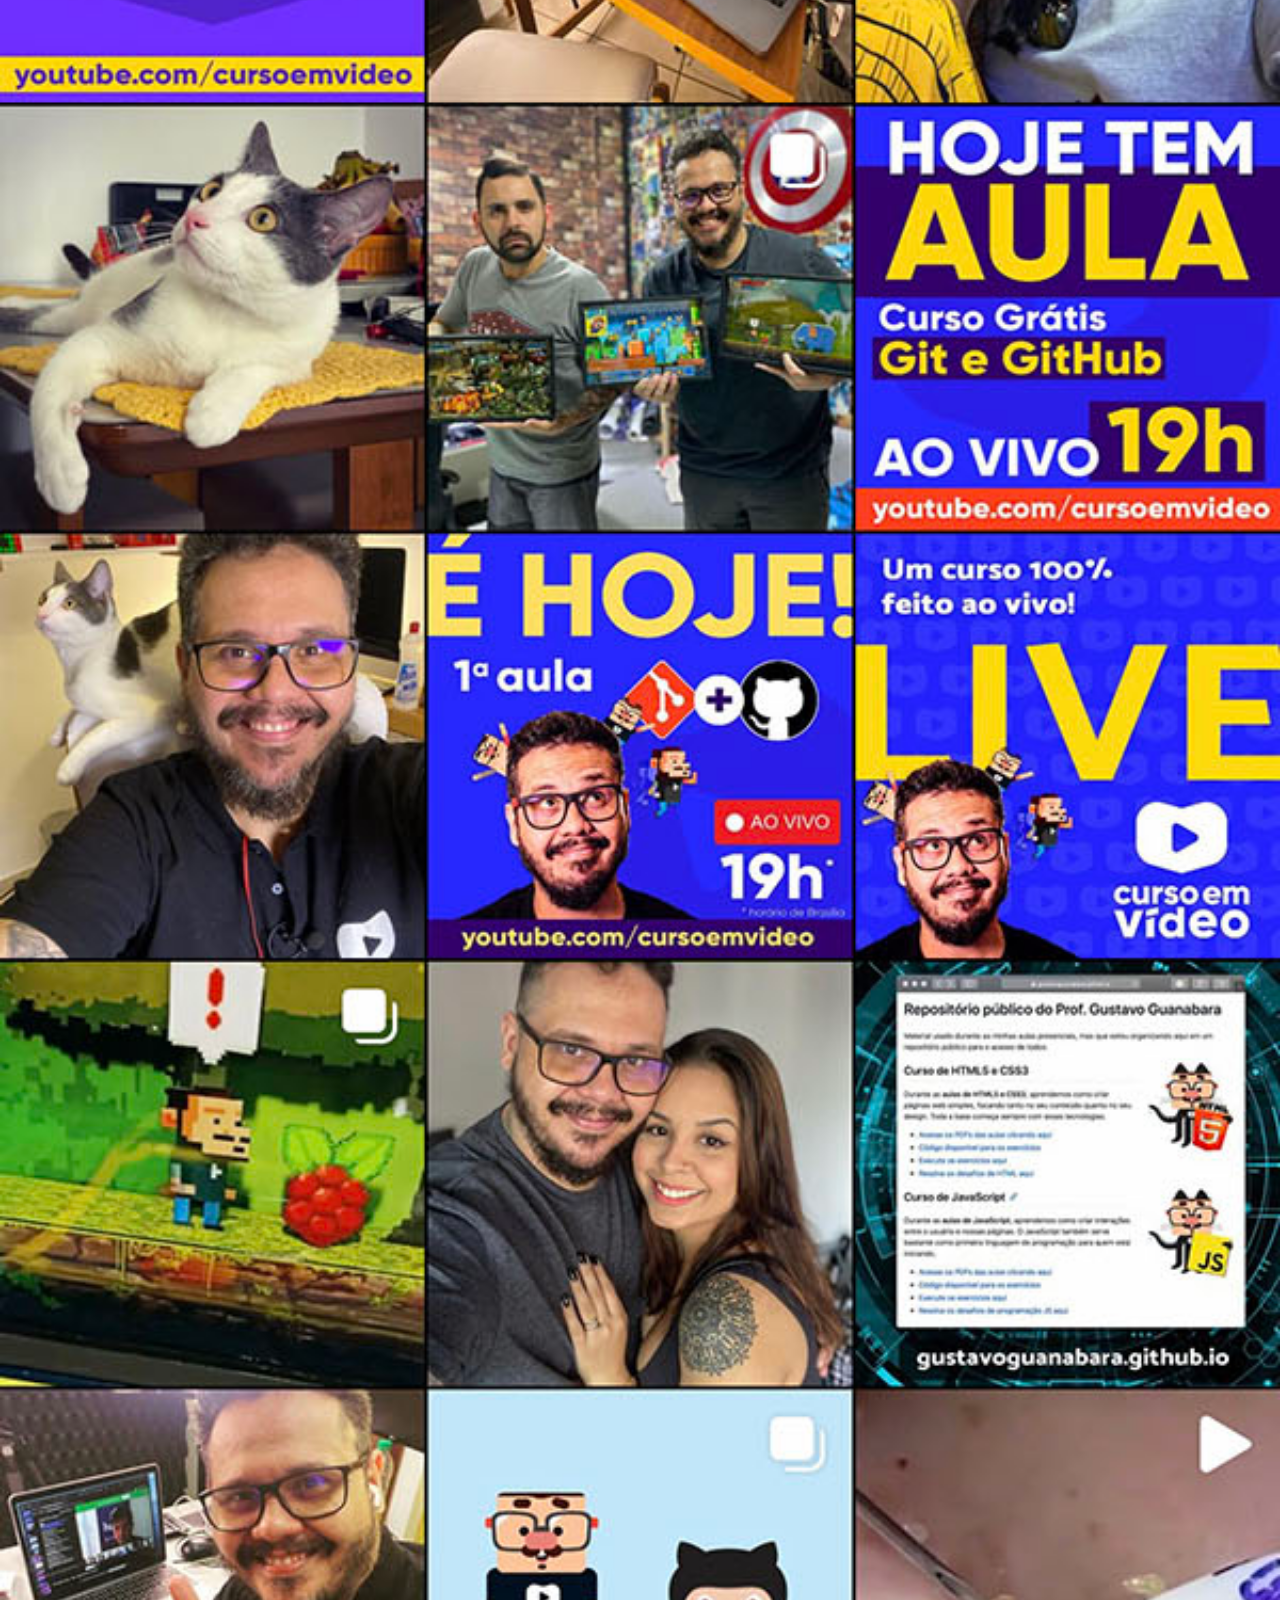
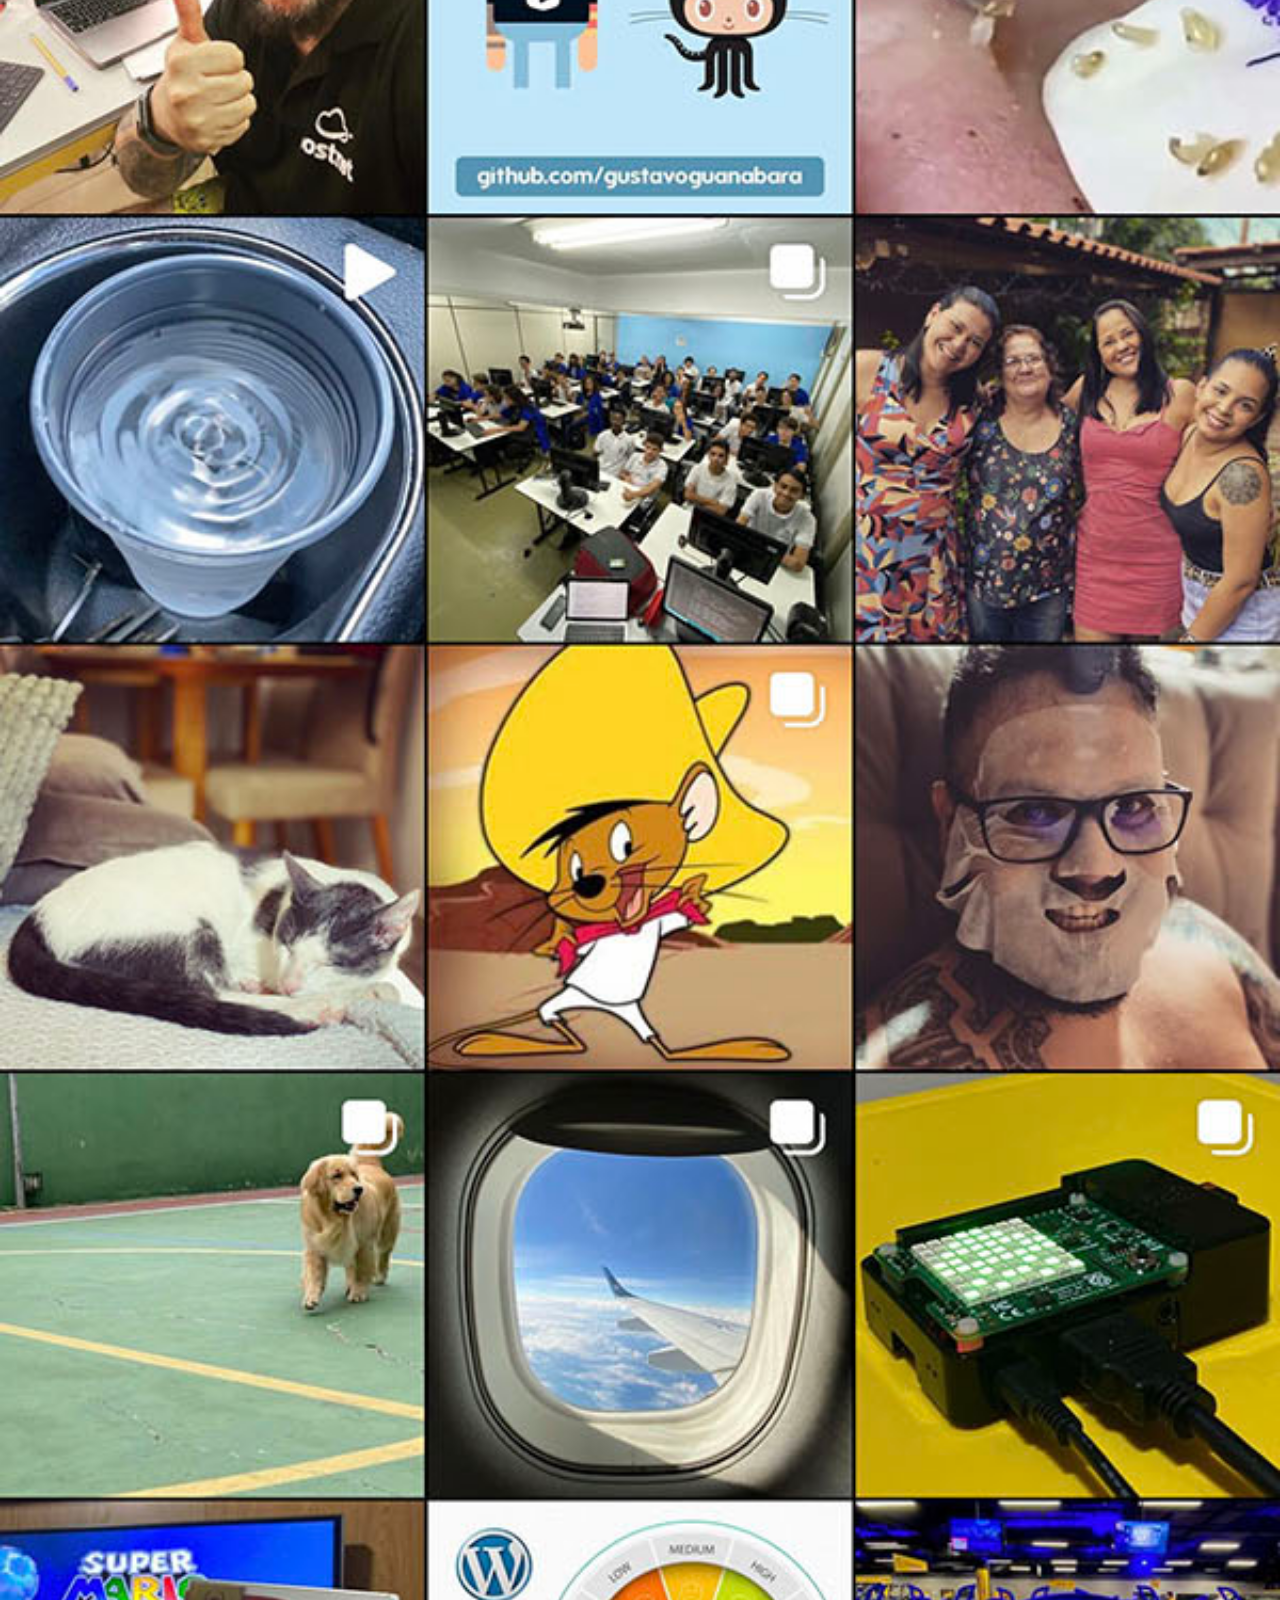
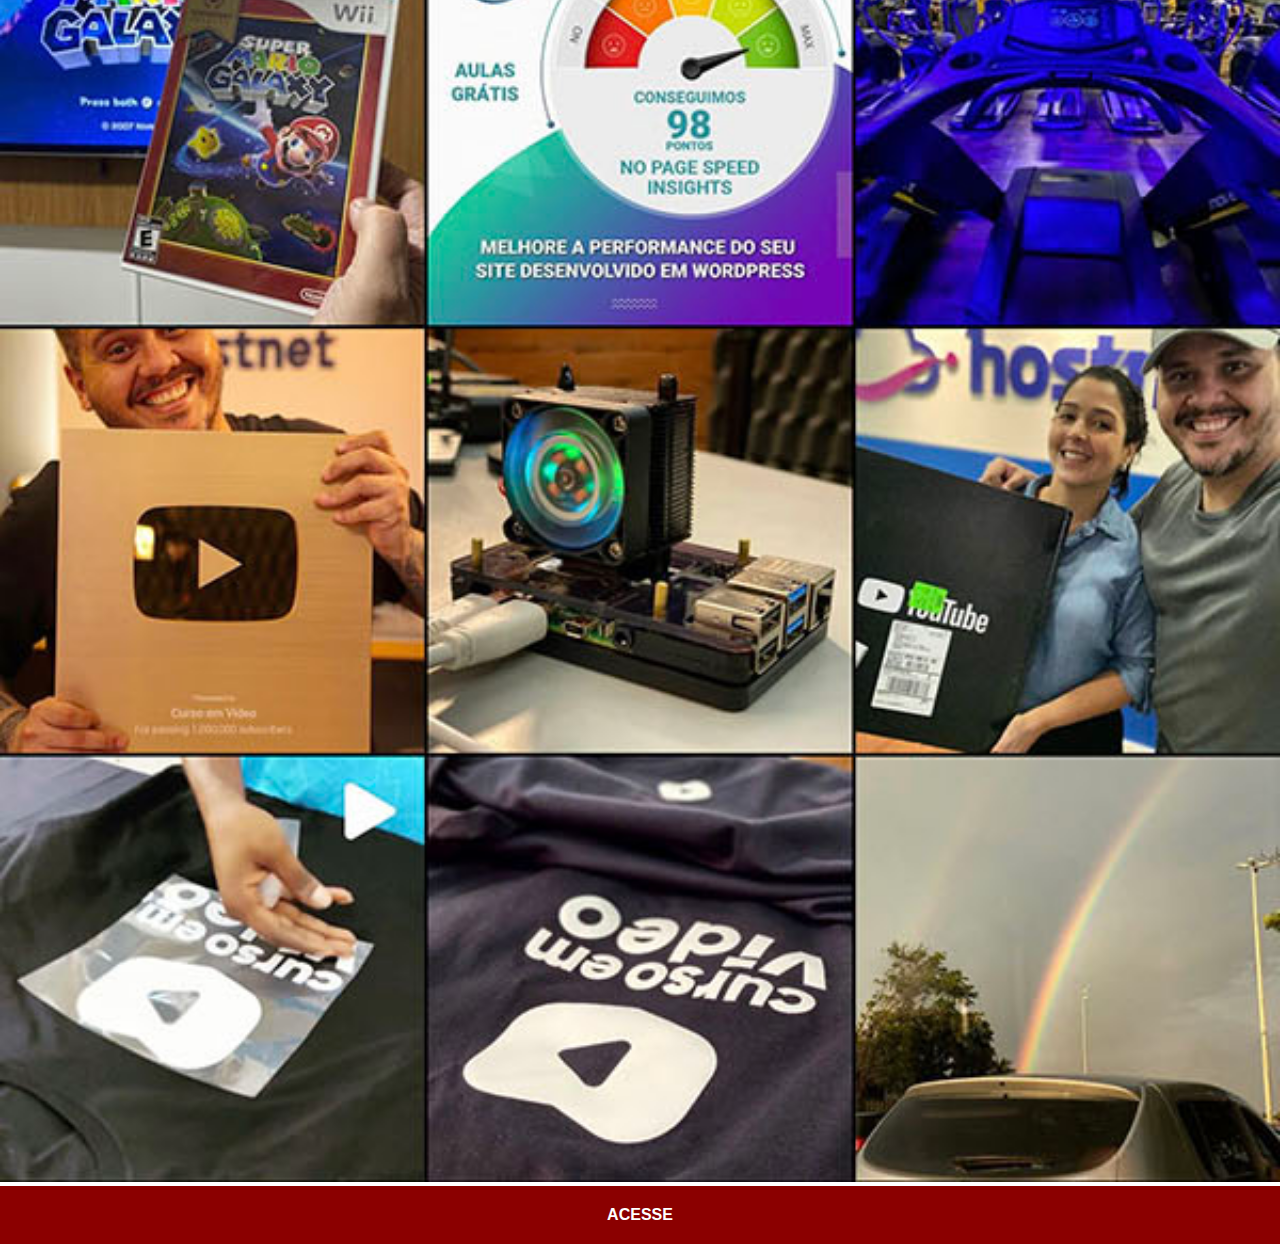
<file: instagram.html>
<!DOCTYPE html>
<html lang="pt-br">
<head>
    <meta charset="UTF-8">
    <meta name="viewport" content="width=device-width, initial-scale=1.0">
    <title>Instagram</title>
    <link rel="stylesheet" href="estilos/social.css">
</head>
<body>
    <img src="imagens/tela-instagram.jpg" alt="Instagram">
    <a href="https://www.instagram.com/gustavoguanabara/" target="_blank">ACESSE</a>
    
</body>
</html>
</file>
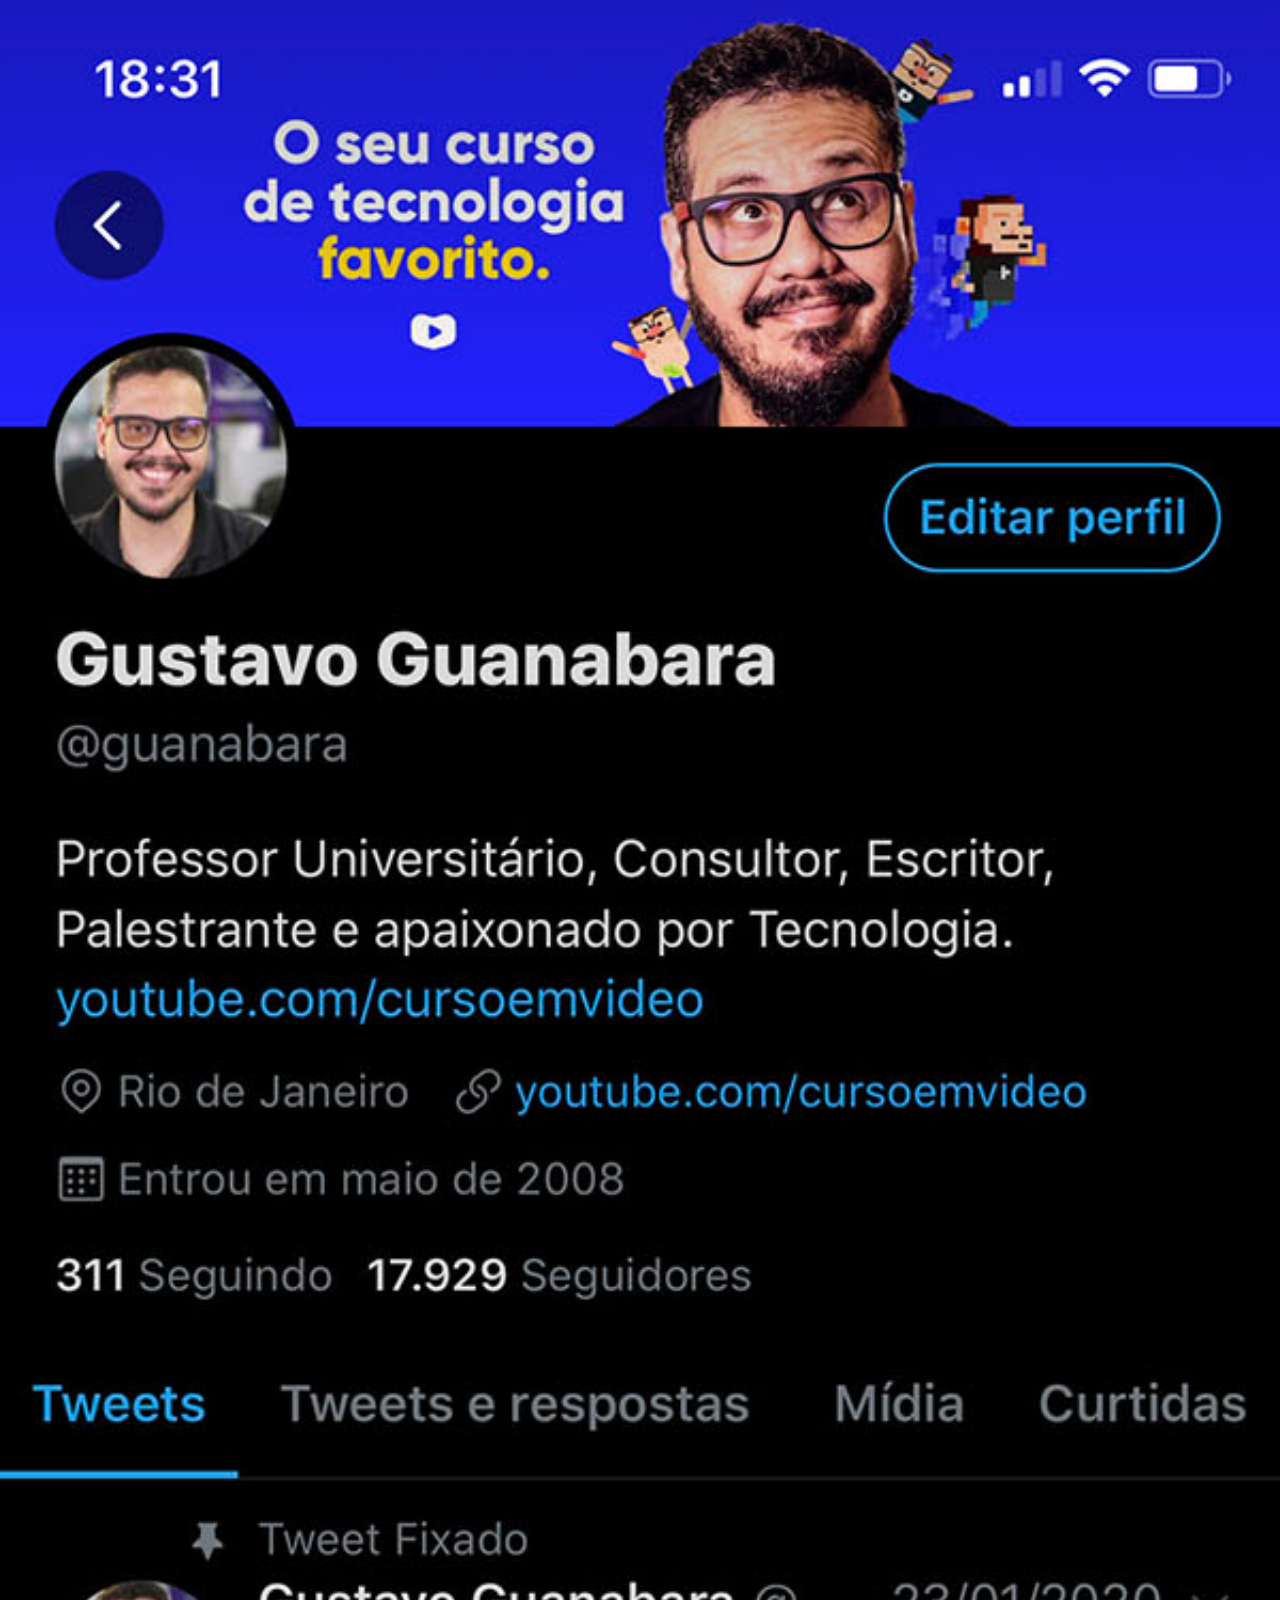
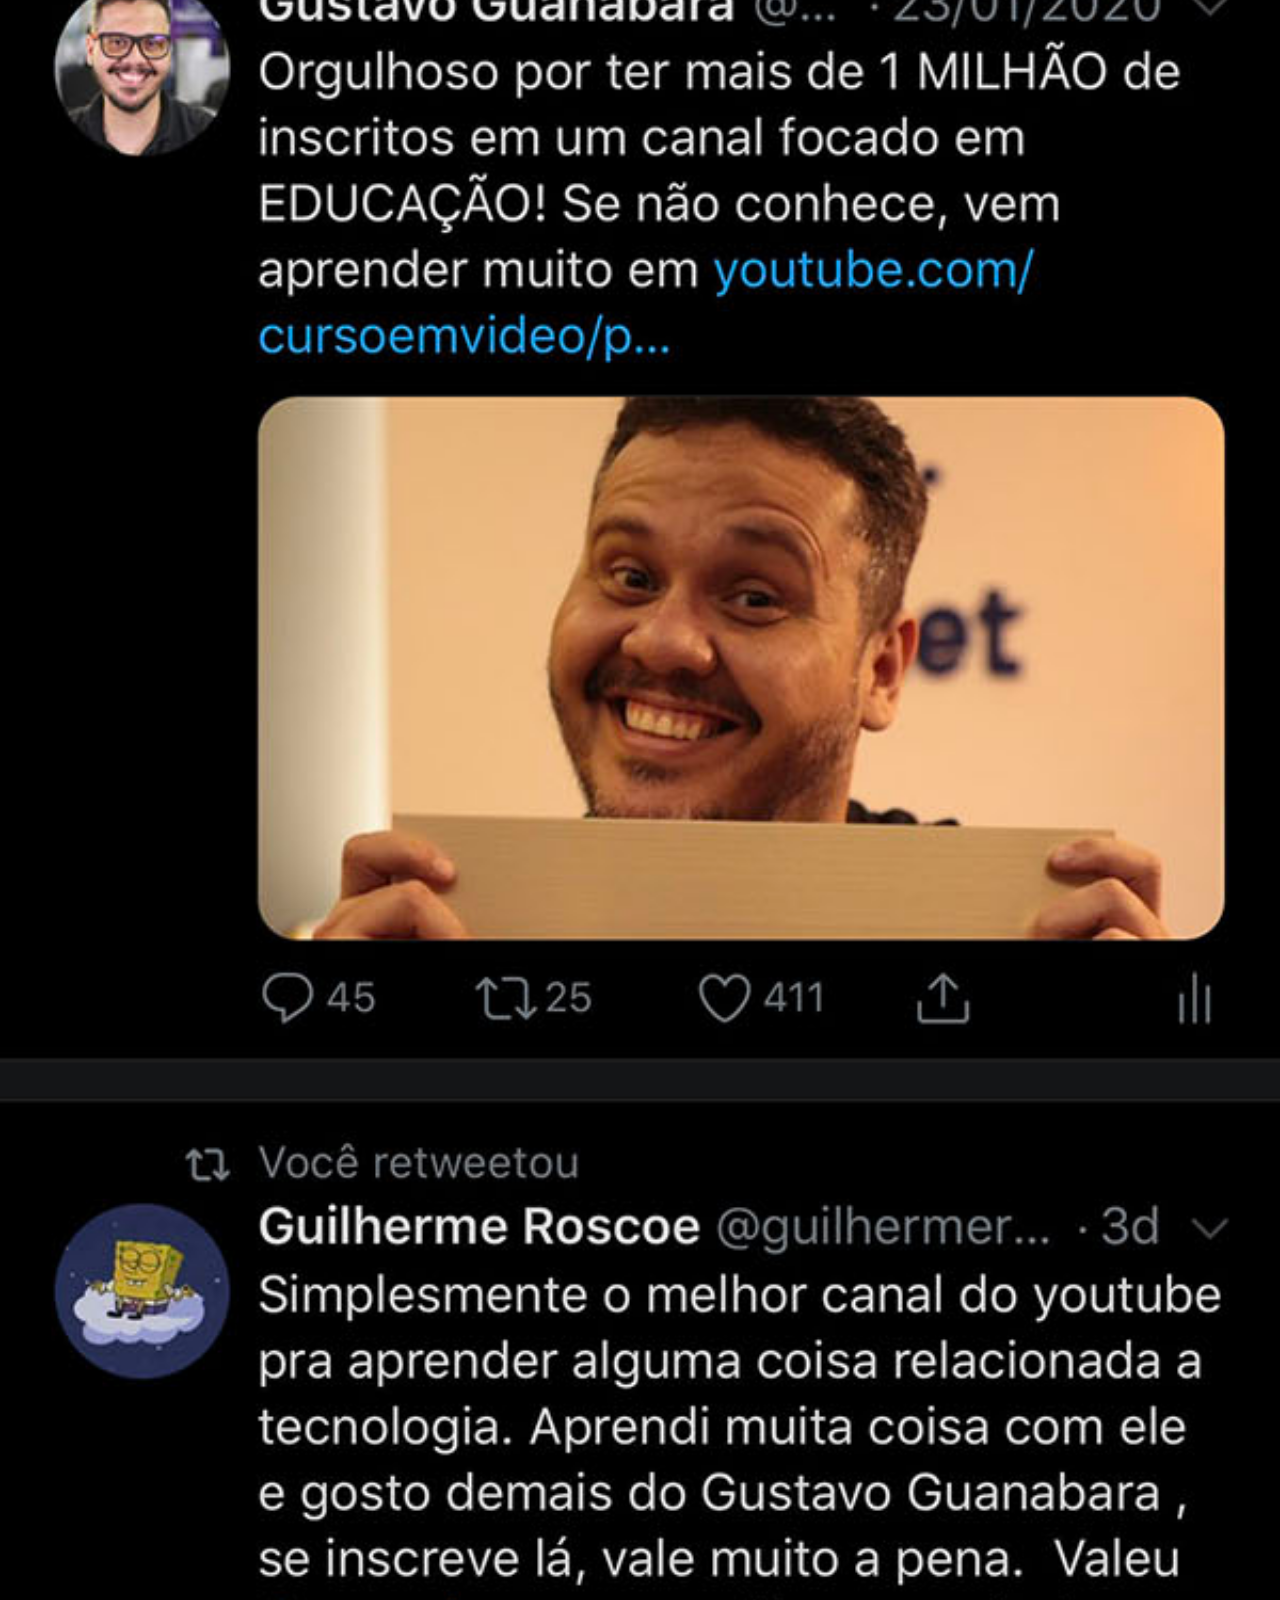
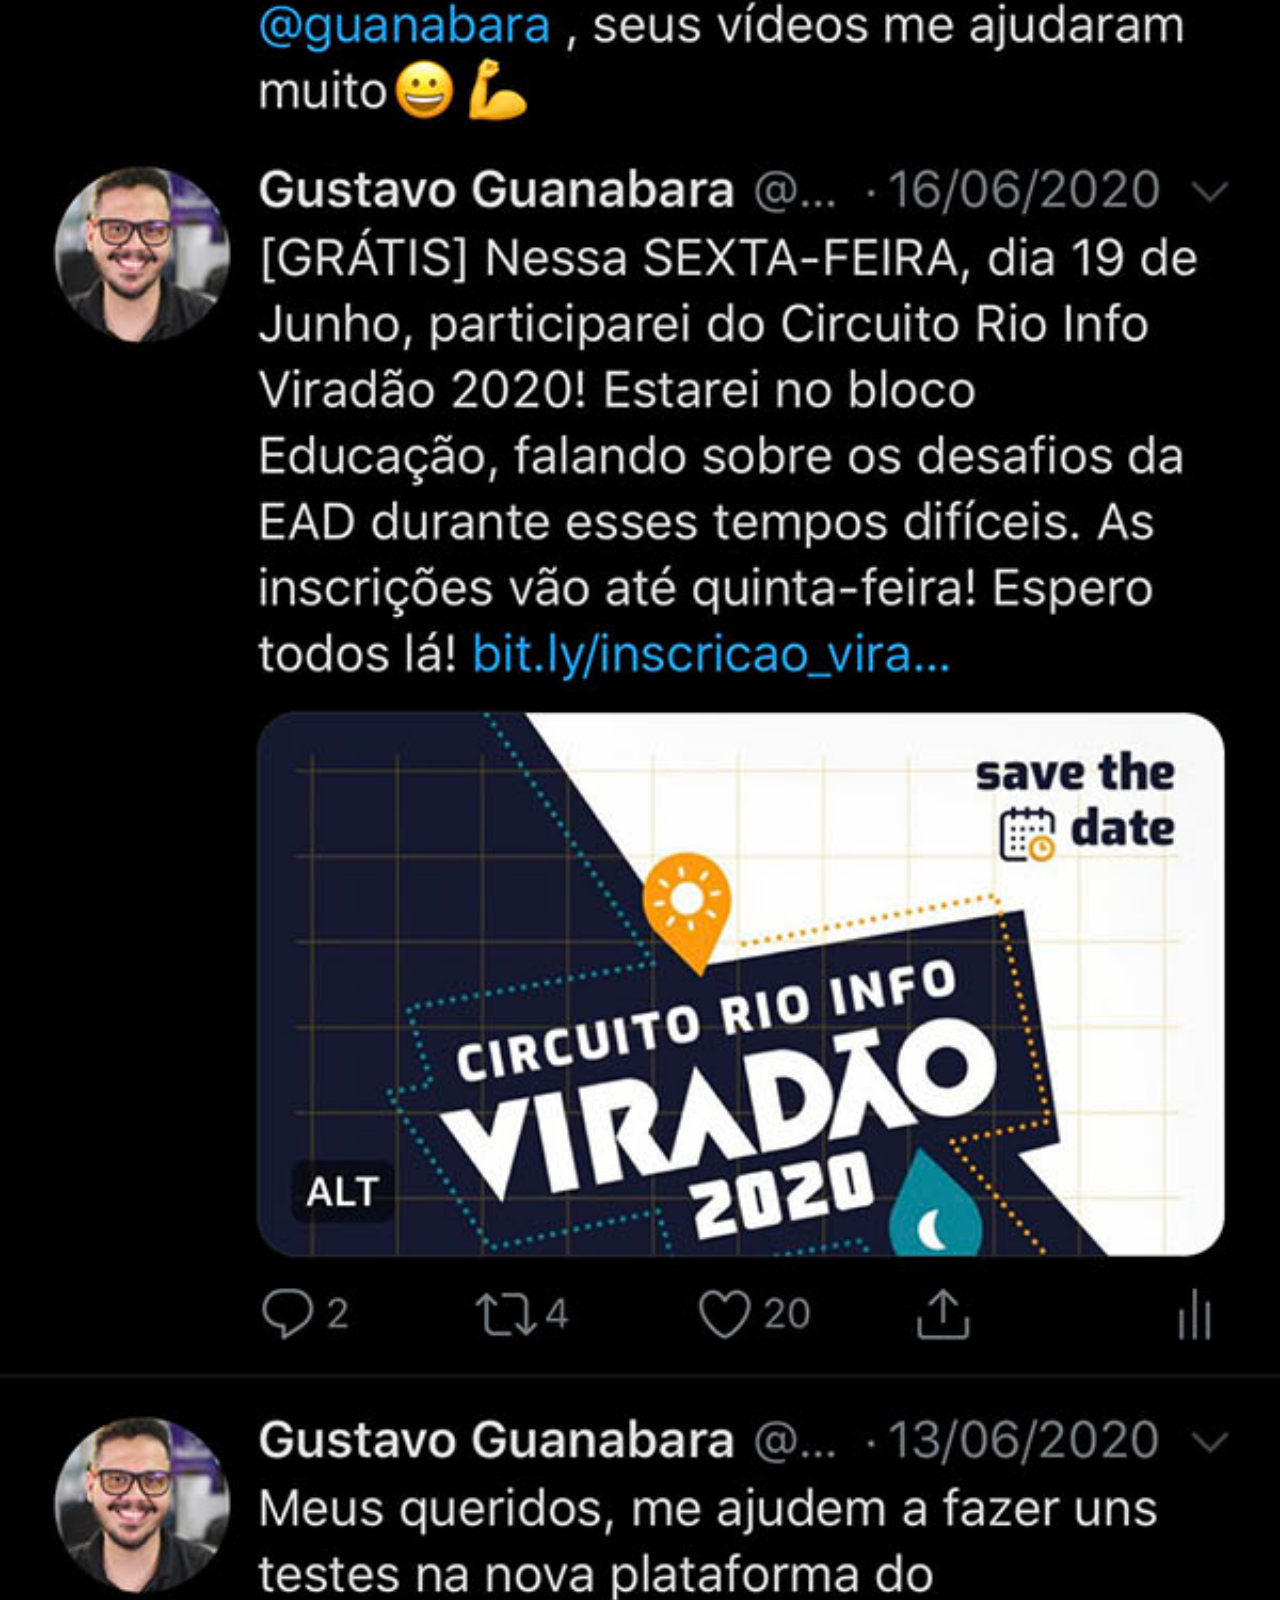
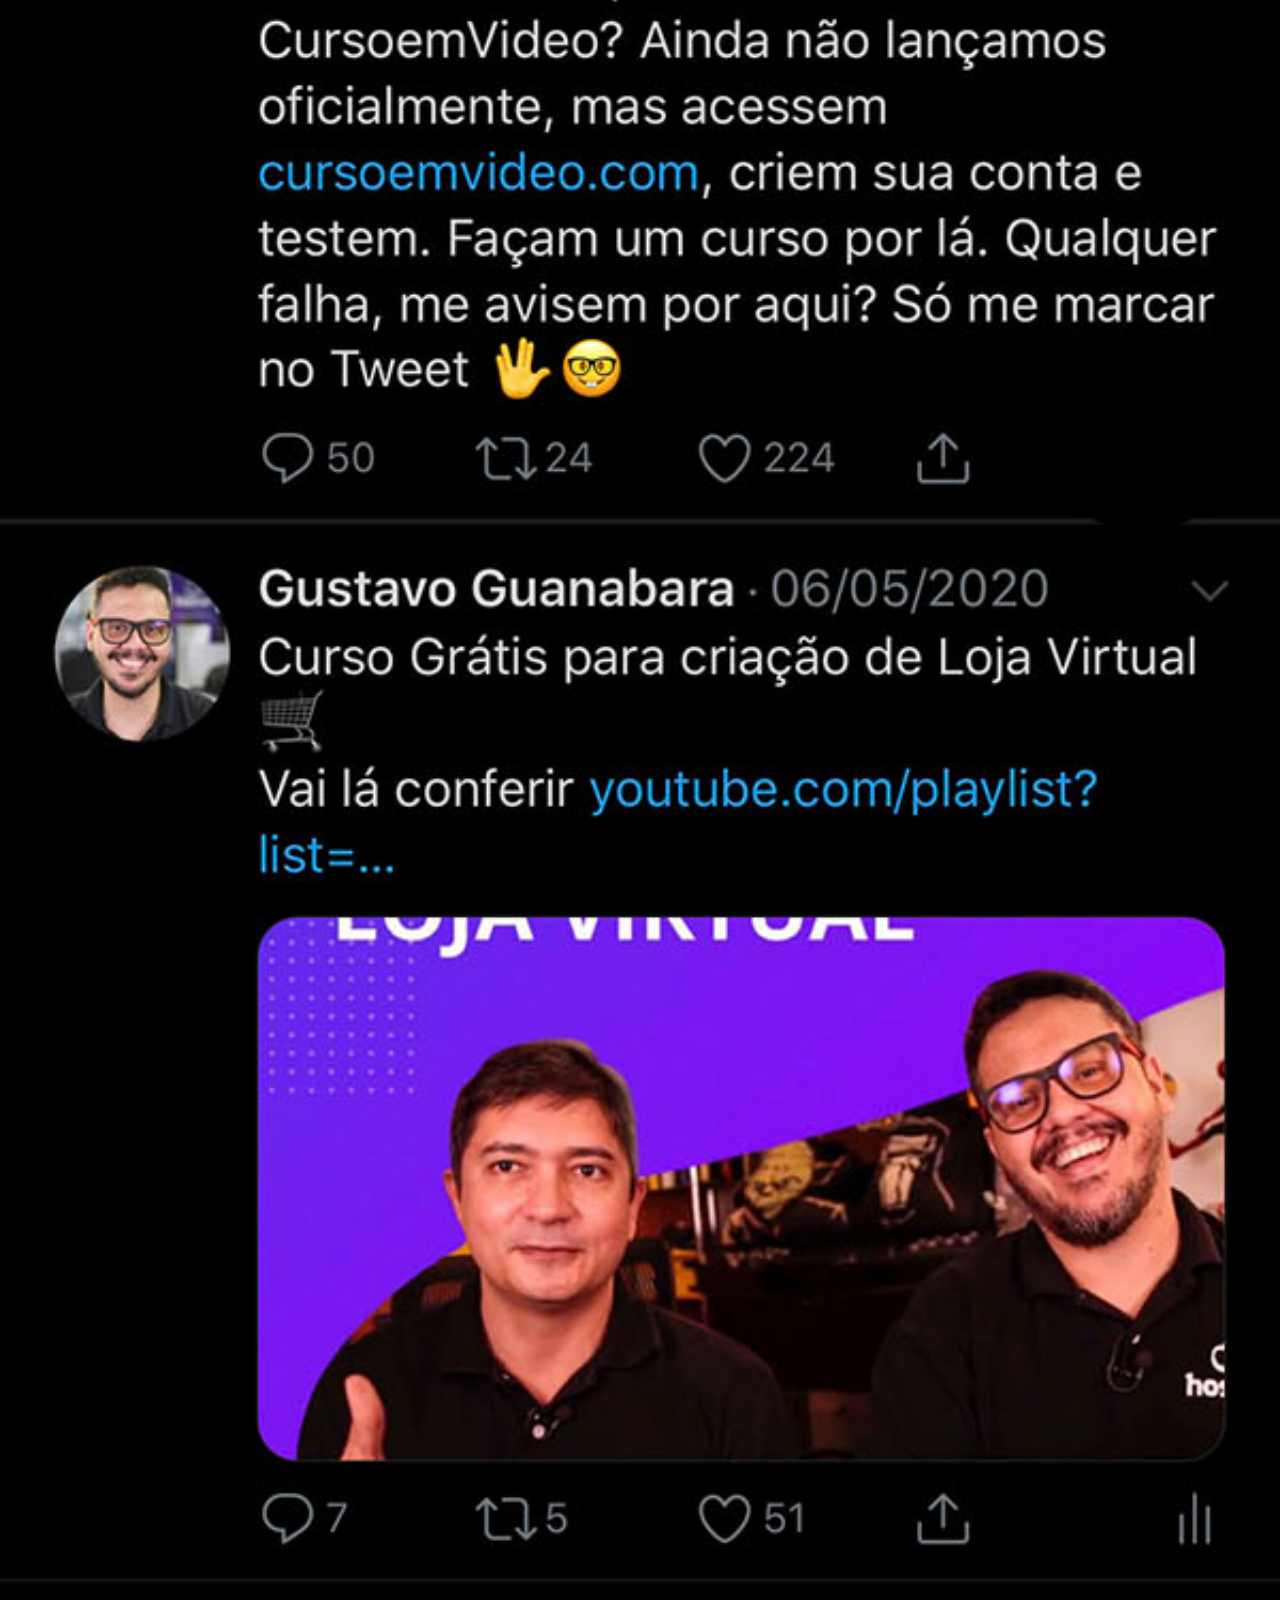
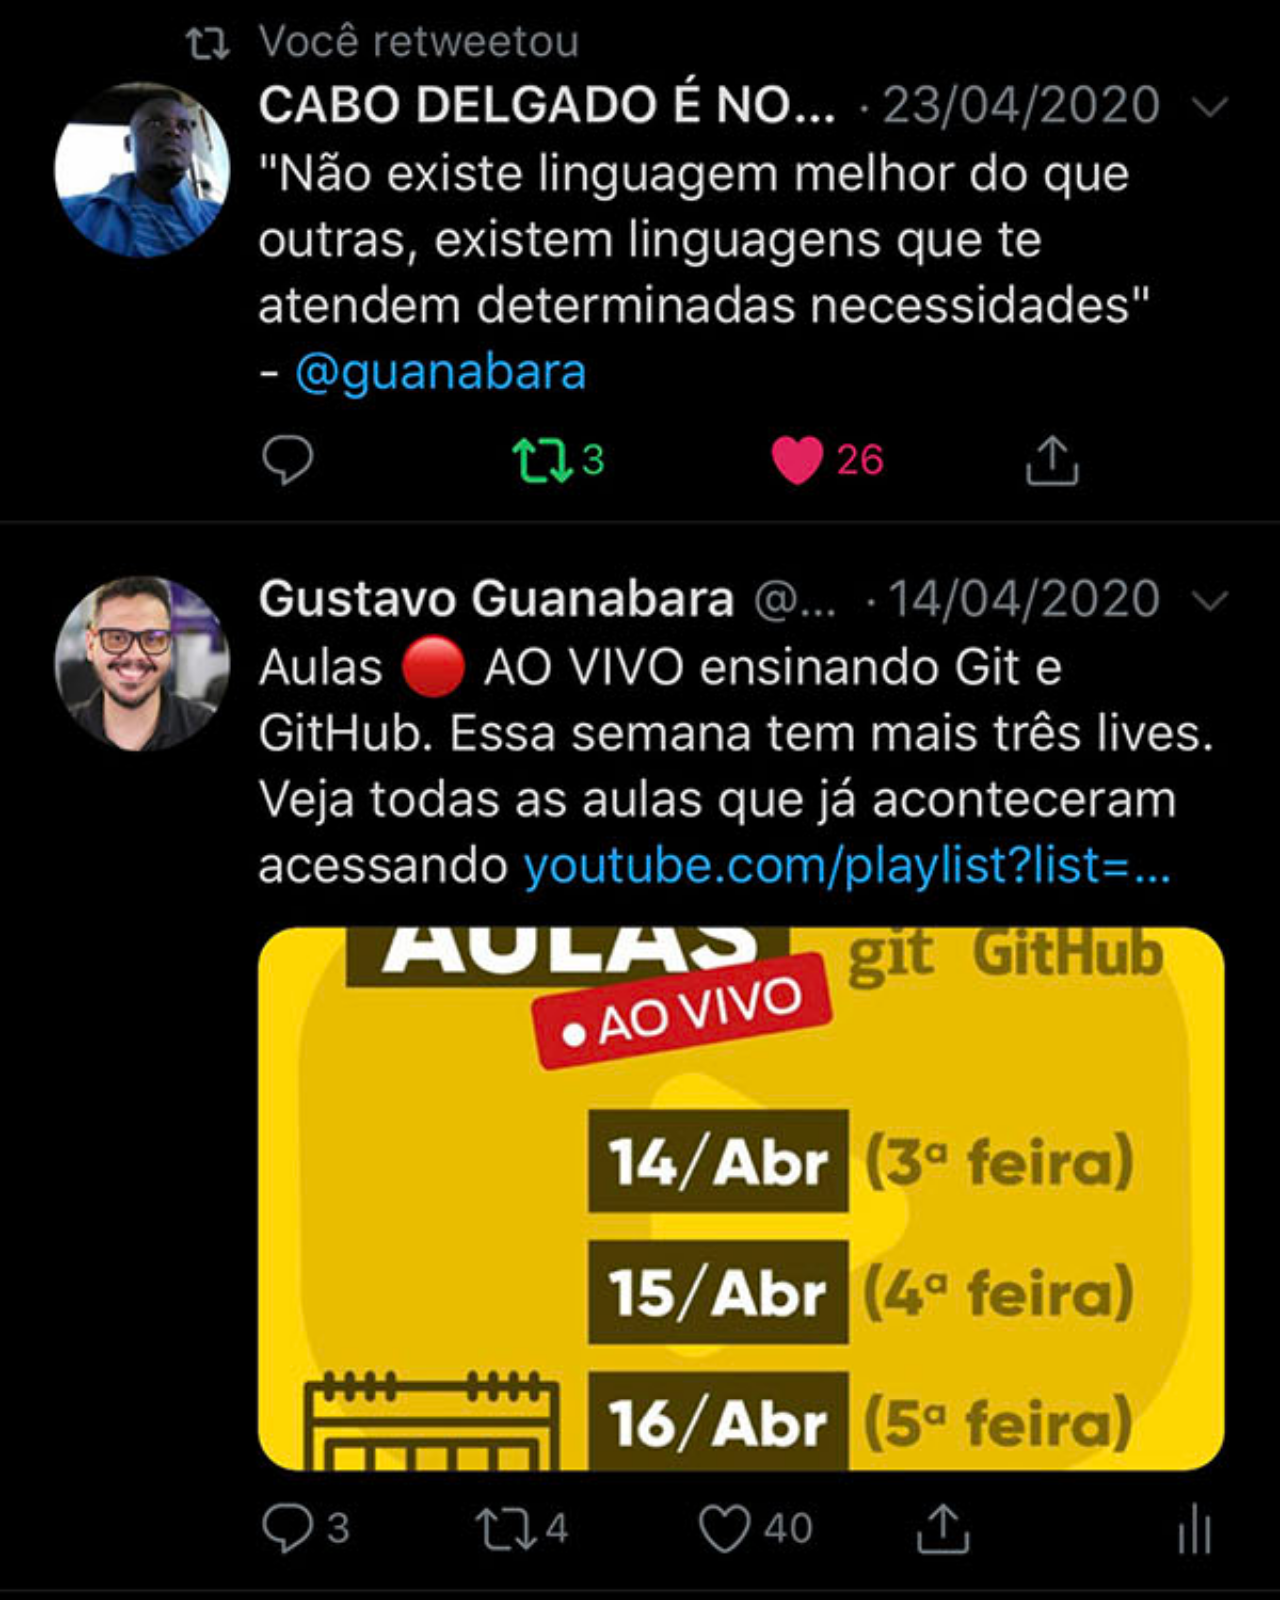
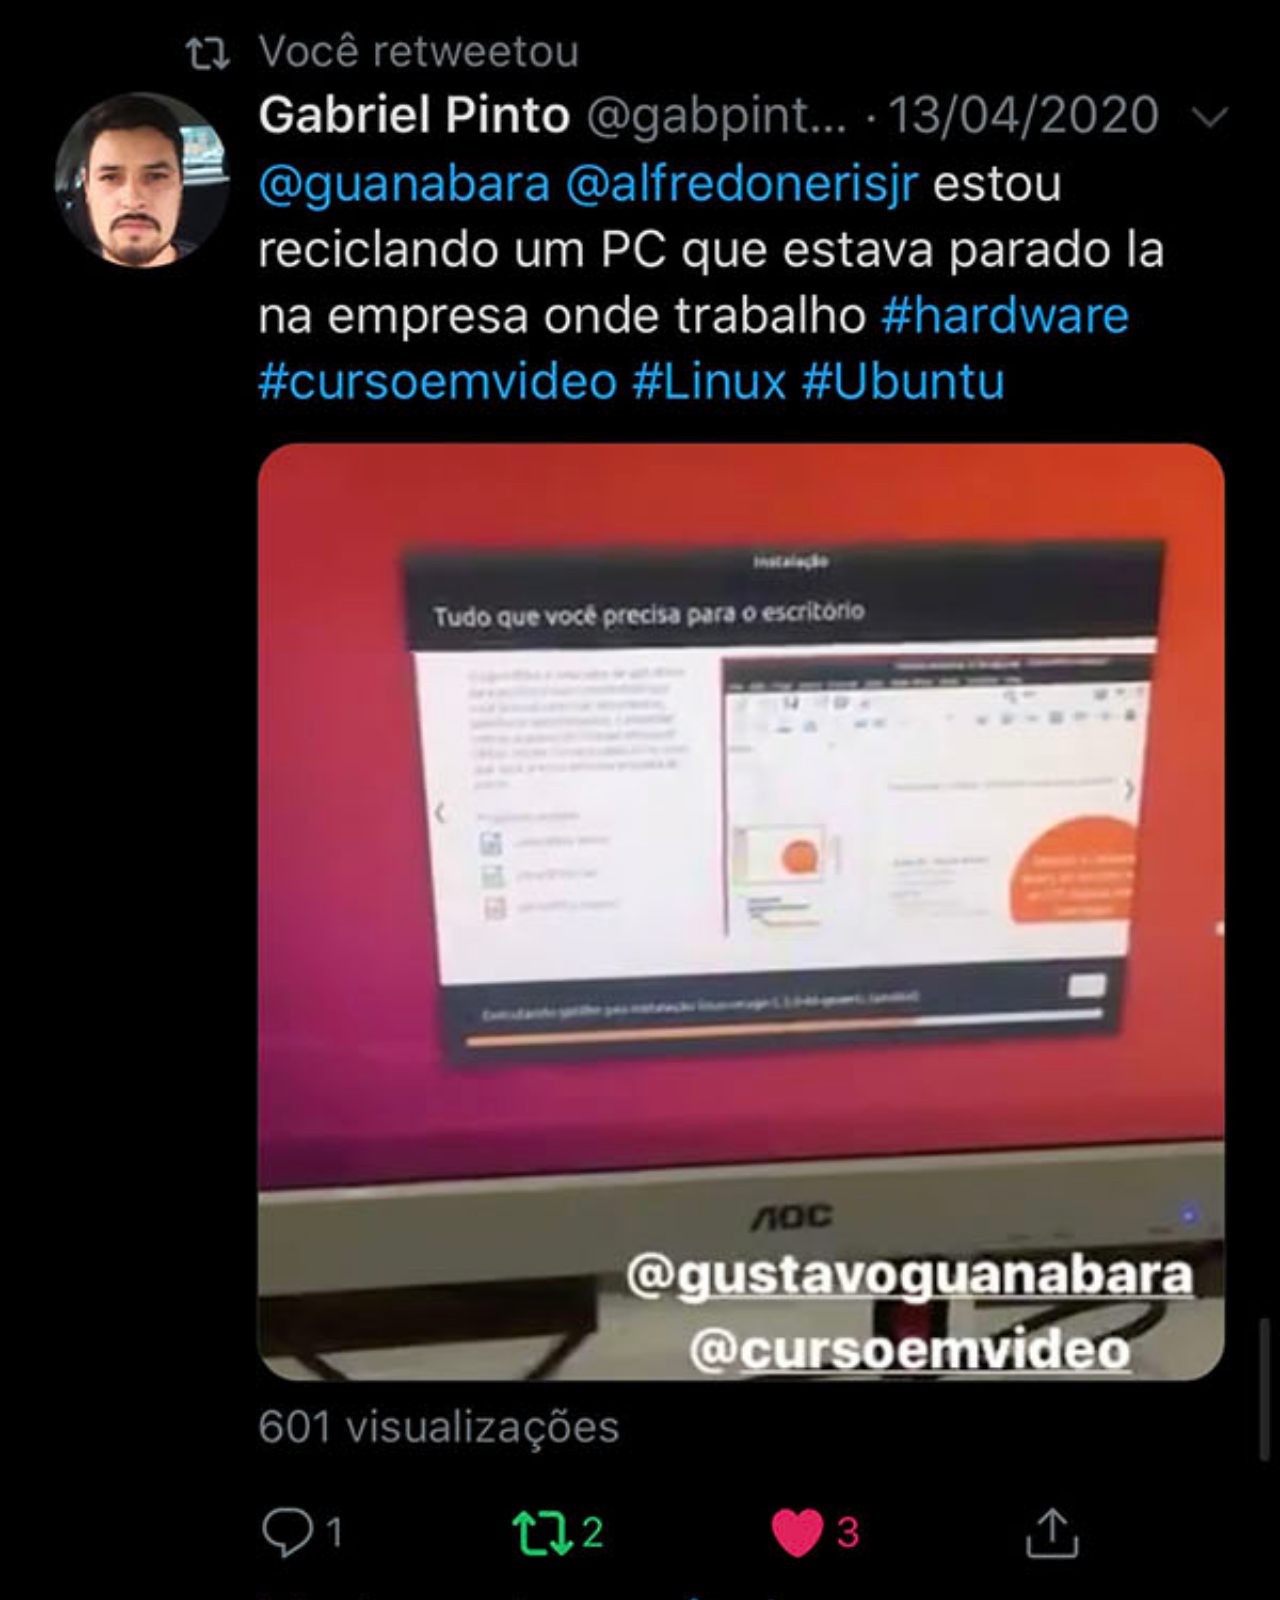
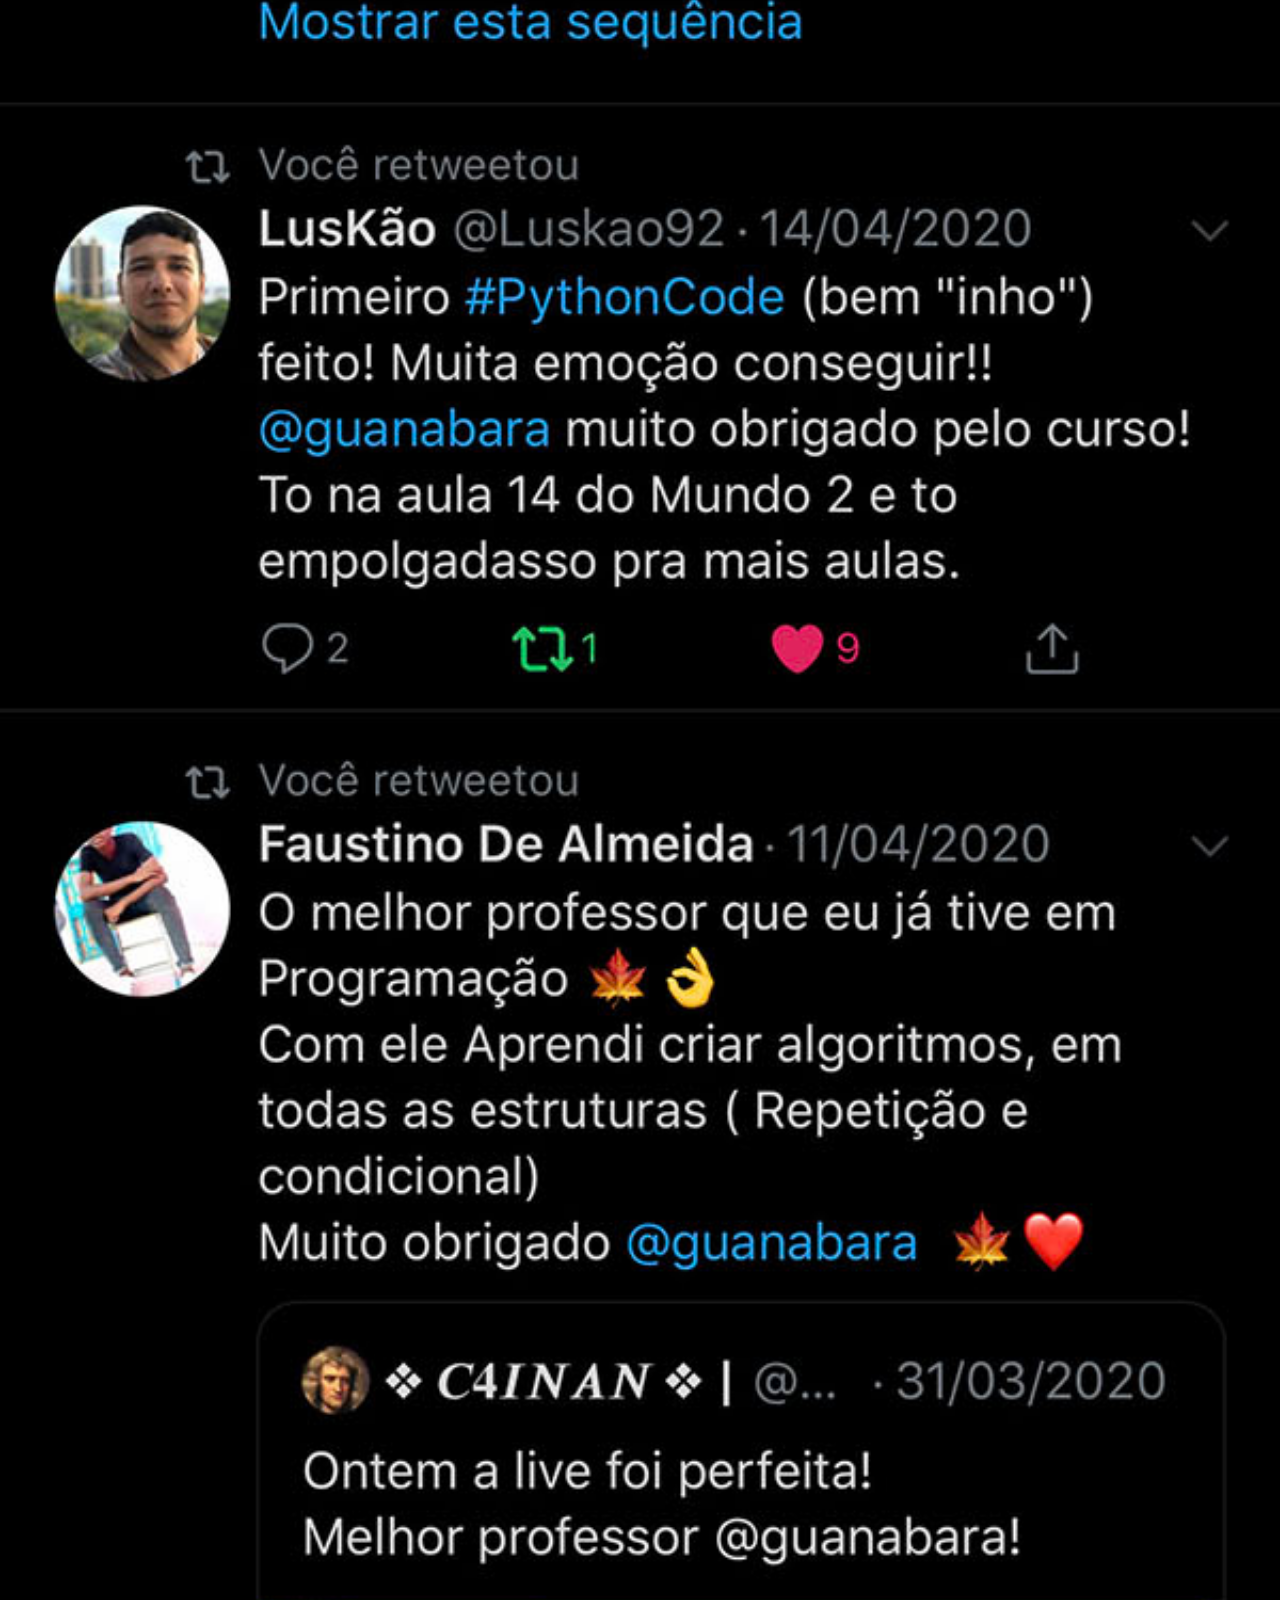
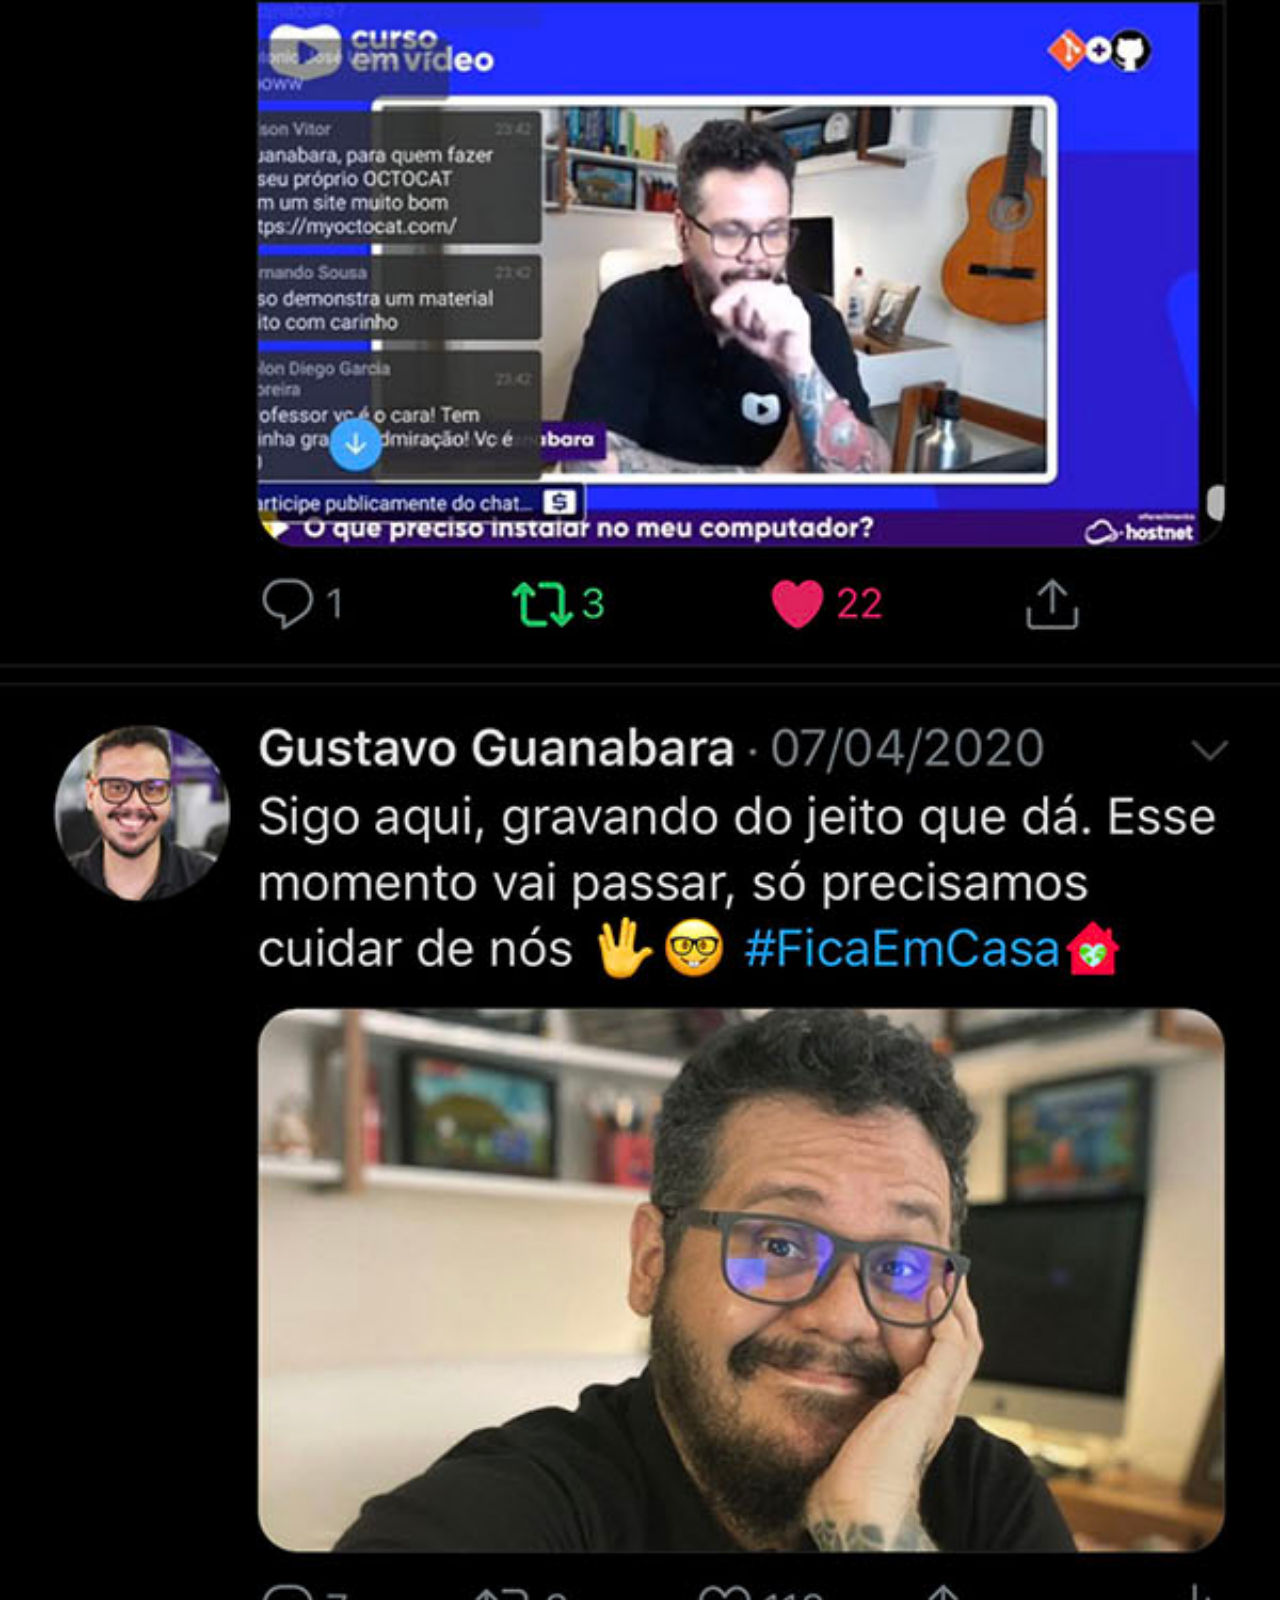
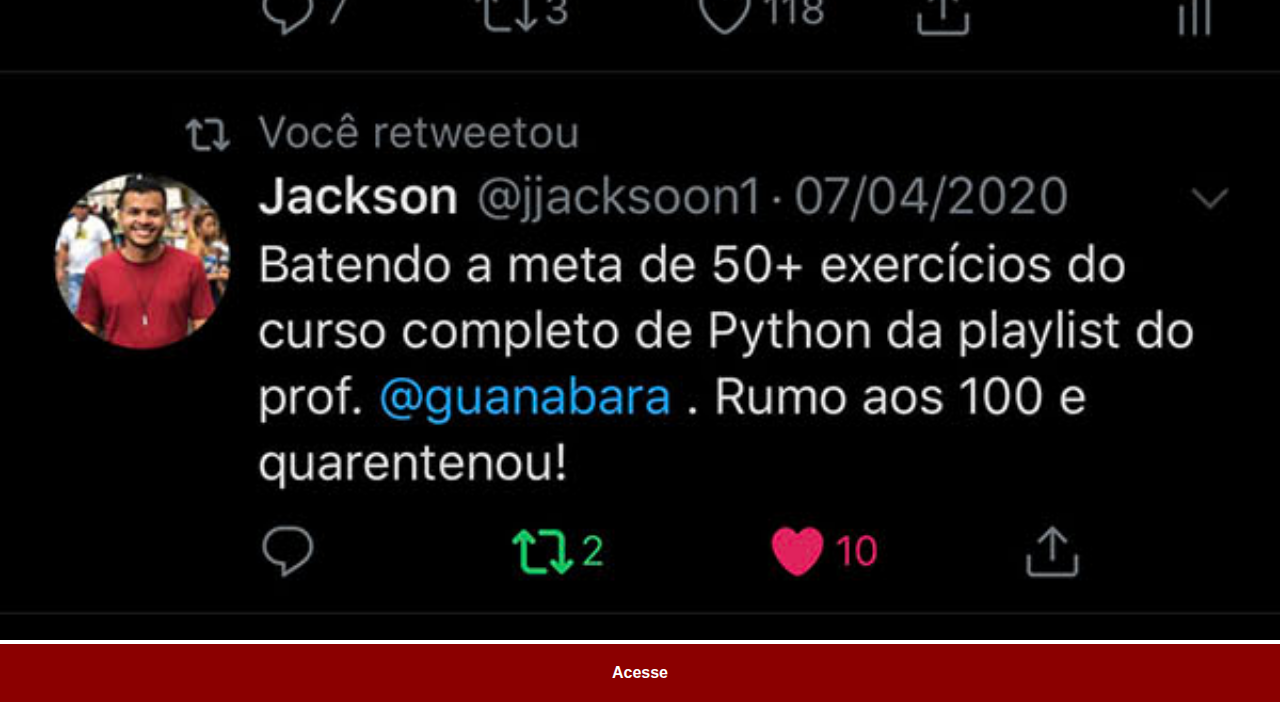
<file: twitter.html>
<!DOCTYPE html>
<html lang="pt-br">
<head>
    <meta charset="UTF-8">
    <meta name="viewport" content="width=device-width, initial-scale=1.0">
    <title>Twitter</title>
    <link rel="stylesheet" href="estilos/social.css">
</head>
<body>
    <img src="imagens/tela-twitter.jpg" alt="Twitter">
    <a href="https://twitter.com/guanabara" target="_blank">Acesse</a>
    
</body>
</html>
</file>
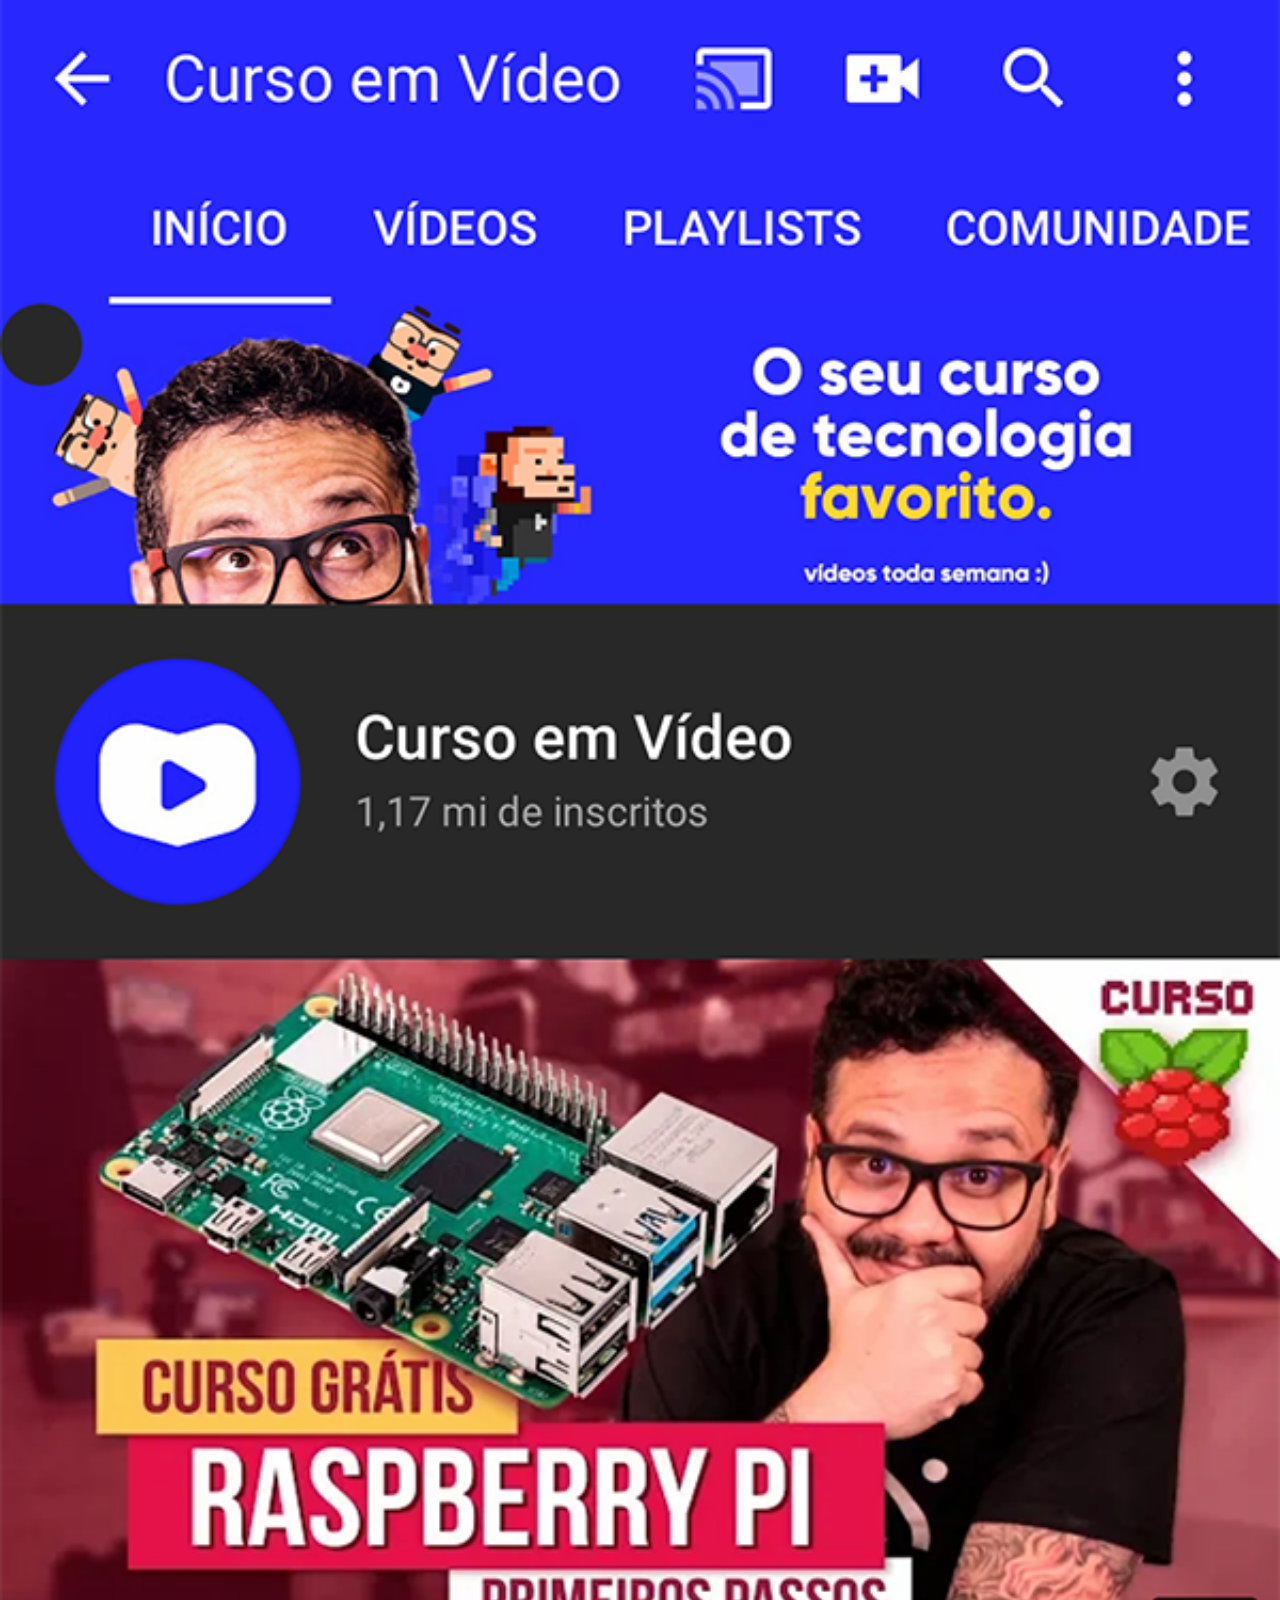
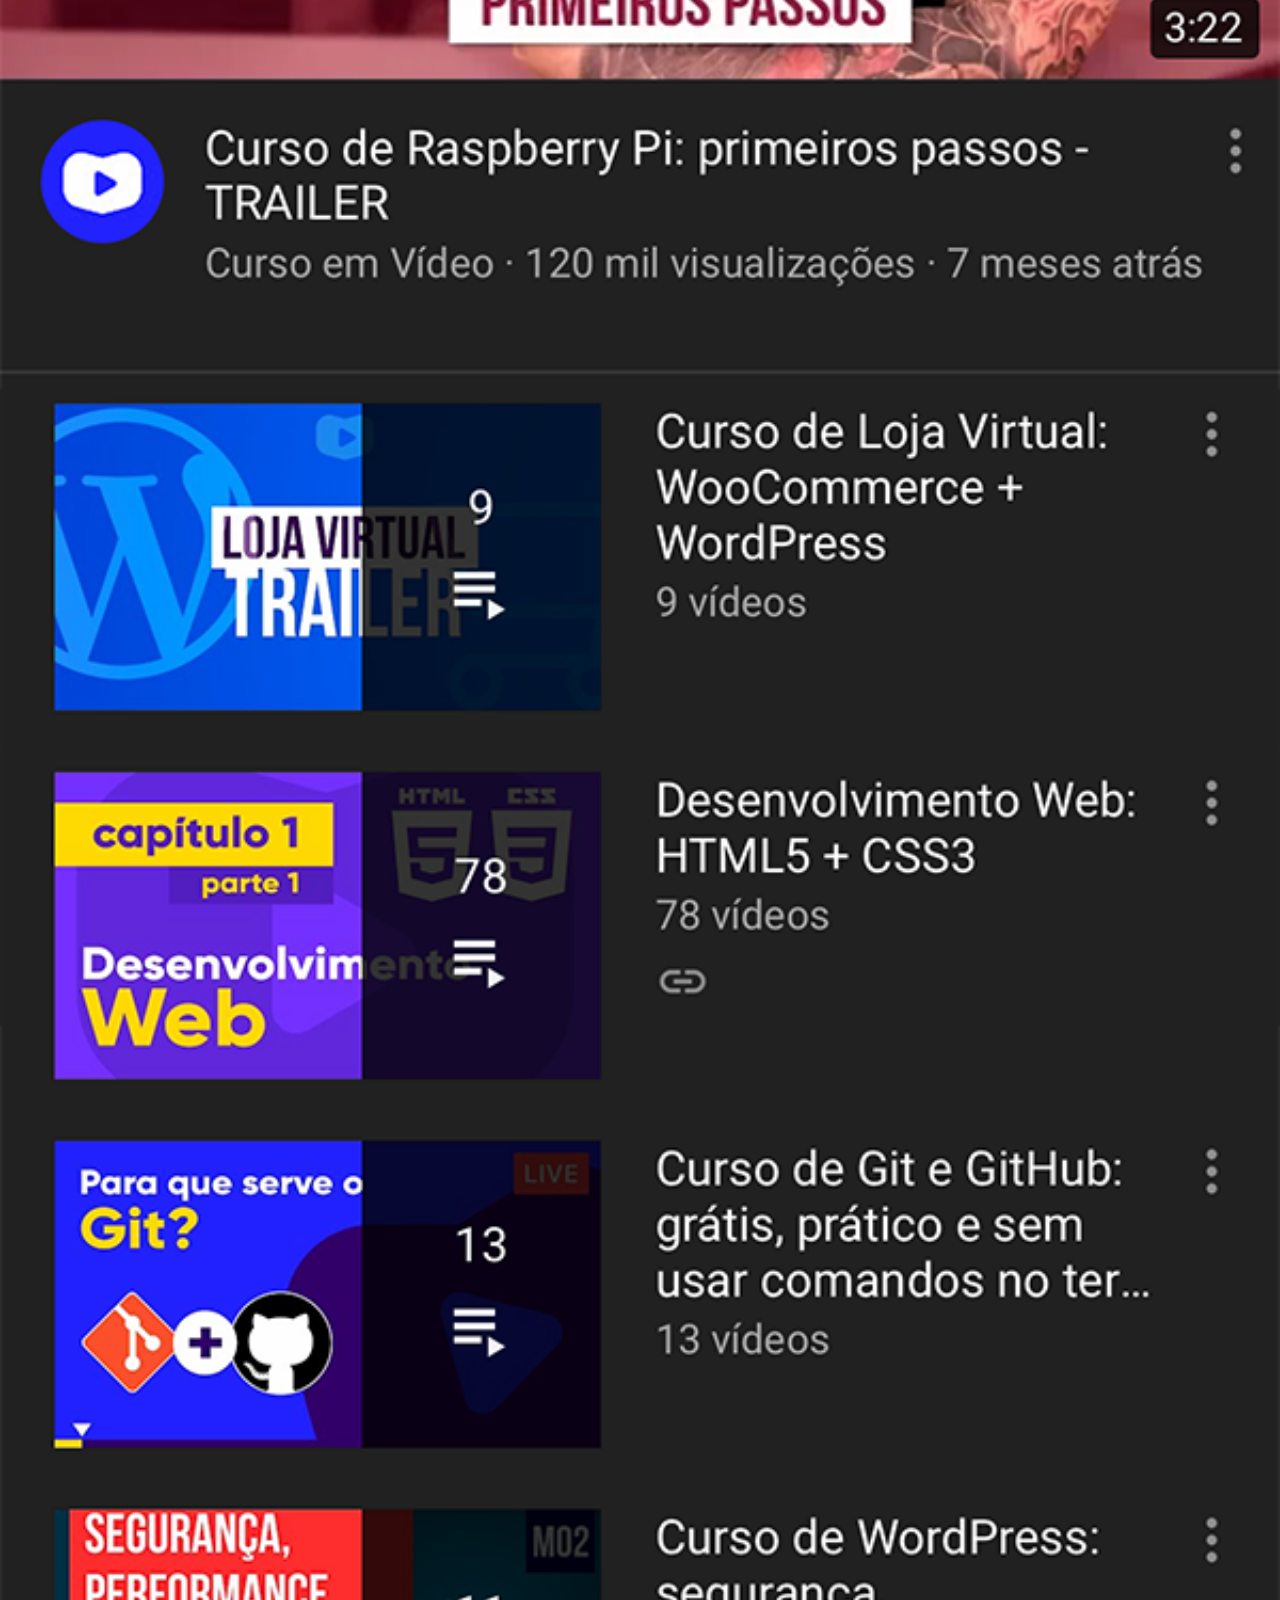
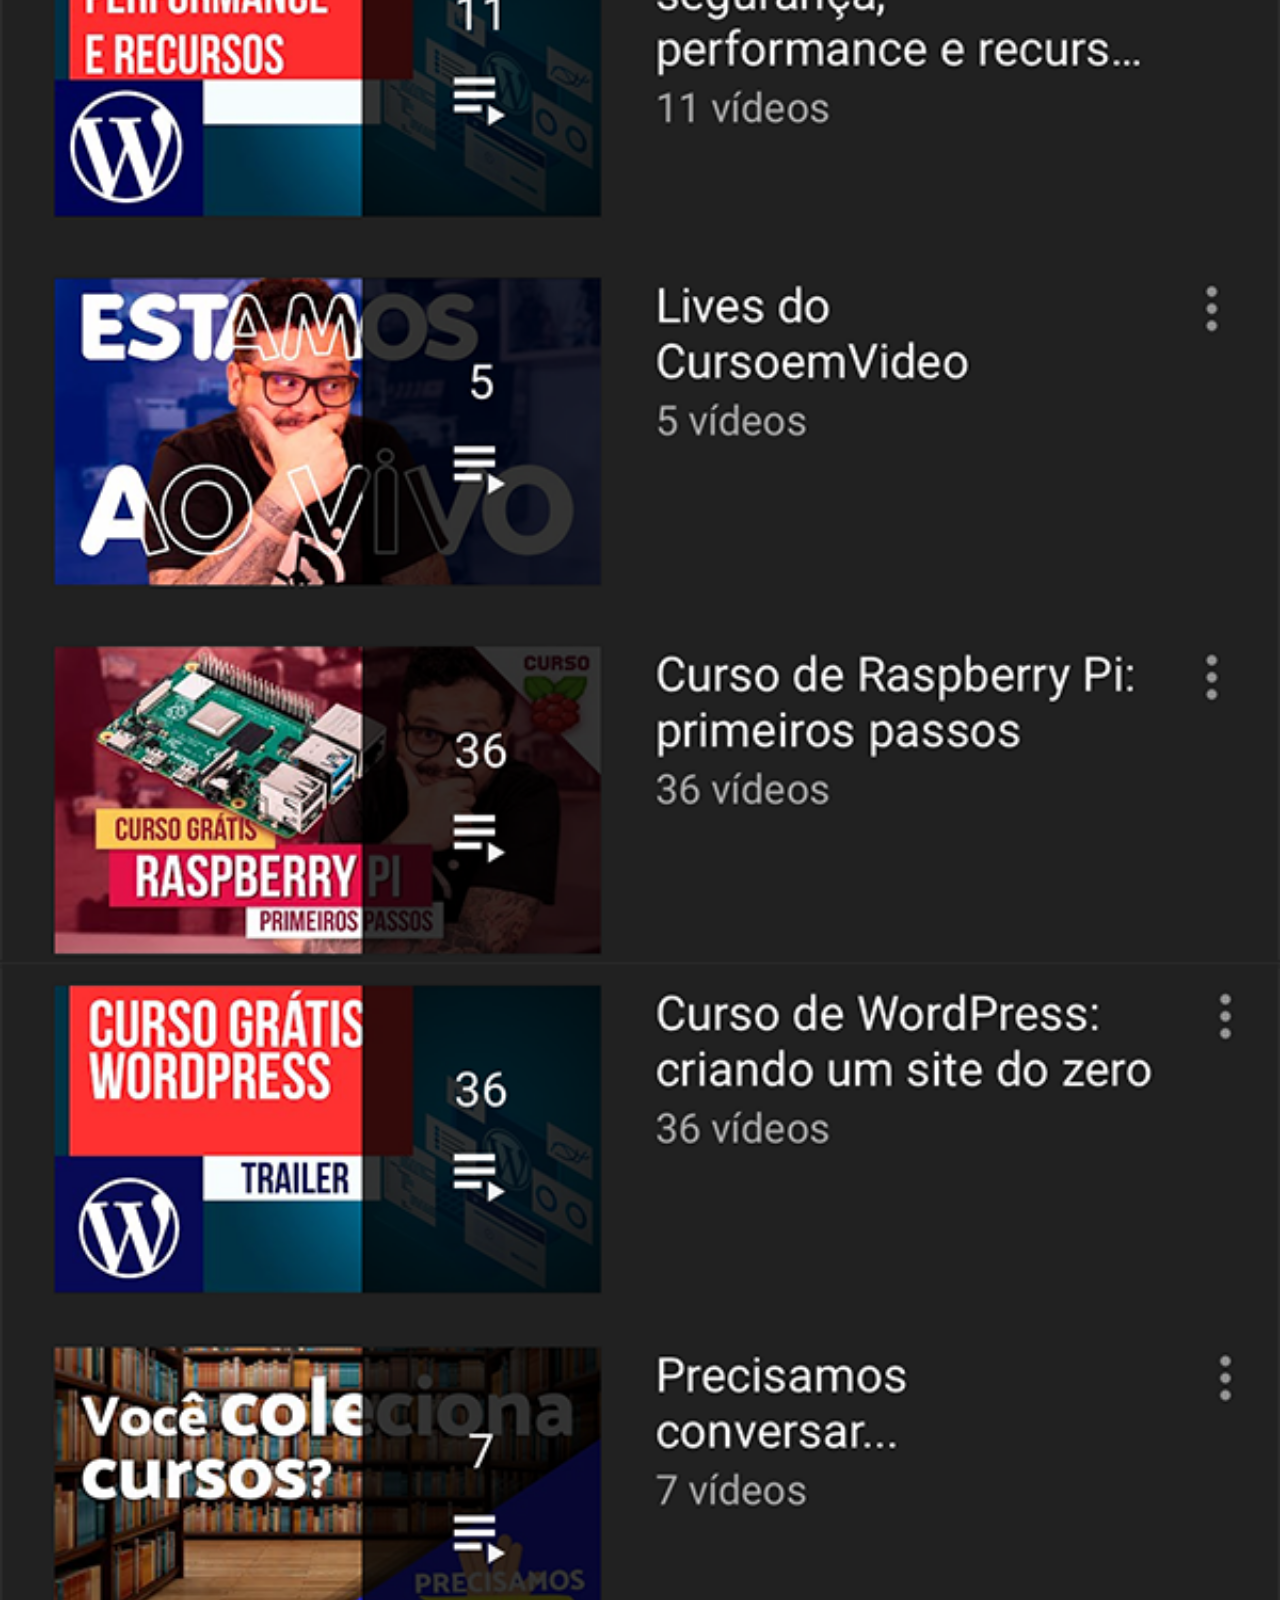
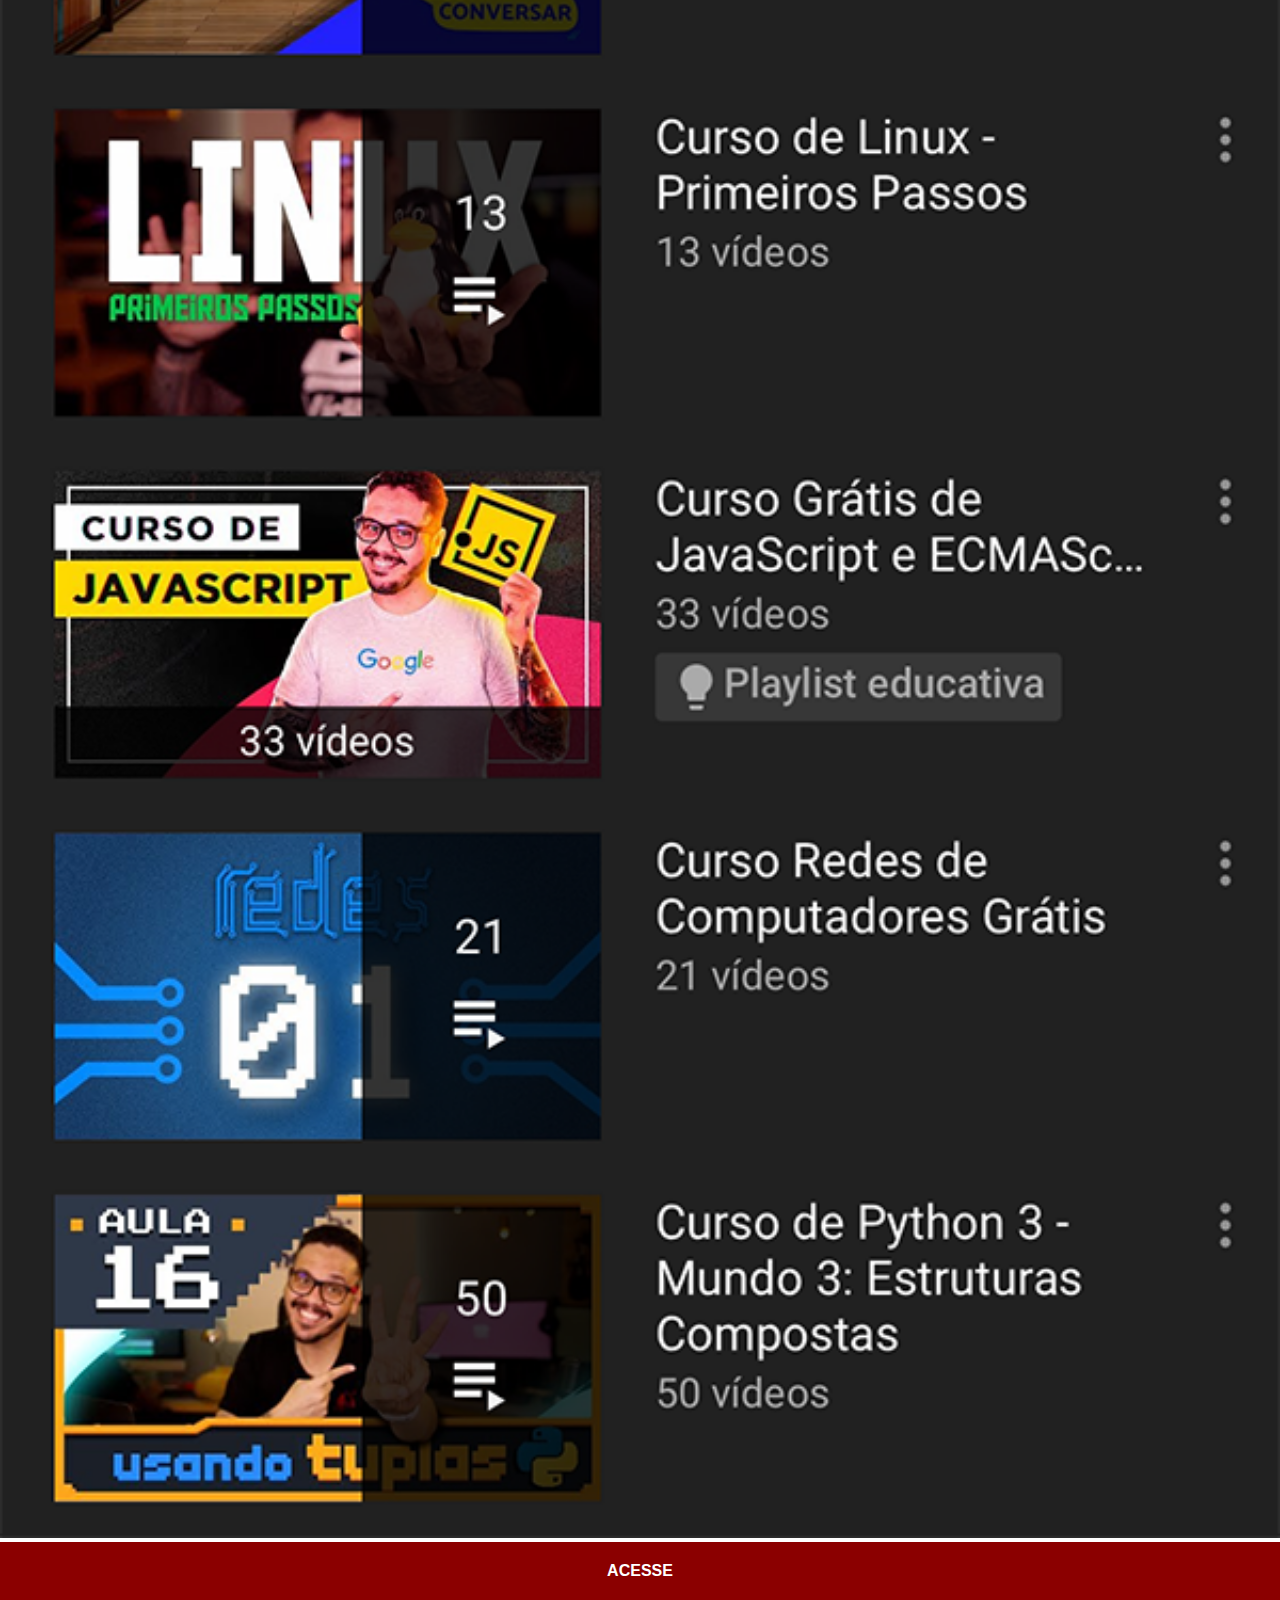
<file: youtube.html>
<!DOCTYPE html>
<html lang="pt-br">
<head>
    <meta charset="UTF-8">
    <meta name="viewport" content="width=device-width, initial-scale=1.0">
    <title>Youtube</title>
    <link rel="stylesheet" href="estilos/social.css">
</head>
<body>
    <img src="imagens/tela-youtube.png" alt="Youtube">
    <a href="https://www.youtube.com/@CursoemVideo/playlists" target="_blank">ACESSE</a>
    
</body>
</html>
</file>
<file: estilos/style.css>
@charset "UTF-8";

*{
    margin: 0px;
    padding: 0px;
    font-family: Arial, Helvetica, sans-serif;
}

html,body{
    height: 100vh;
    width: 100vw;
    background-color: black;
}

body{
    background: url('../imagens/fundo-madeira.jpg') no-repeat top center;
    background-size:cover;
    background-attachment:fixed;
}

main{
    position:relative;
    height:100vh;
}

section#telefone{
    position:absolute;
    top:50%;
    left:50%;
    transform: translate(-50%, -50%);
    height: 627px;
    width: 311px;
    background: url('../imagens/frame-iphone.png') no-repeat;
    
}

iframe#tela{
    position: relative;
    top: 80px;
    left: 22px;
    width: 267px;
    height: 471px;
}

section#redes-sociais > a > img {
    width: 50px;
    margin: 10px;
    border-radius: 50%;
    box-shadow: 2px 2px 5px rgba(0, 0, 0, 0.418);
    box-sizing: border-box;
}

section#redes-sociais {
    text-align: right;
}

section#redes-sociais img:hover{
    border: 2px solid rgba(255, 255, 255, 0.678);
    transform: translate(-3px, -3px);
    box-shadow: 5px 5px 10px rgba(0, 0, 0, 0.623);
    transition: transform .4s, border 1s;

}
</file>
<file: estilos/social.css>
@charset "UTF-8";

*{
    margin: 0px;
    padding: 0px;
    font-family: Arial, Helvetica, sans-serif;
}

::-webkit-scrollbar{
    width: 0px;
    height: 0px;
}
img{
    width: 100vw;

}
a{
    display: block;
    background-color: darkred;
    color: white;
    padding: 20px;
    text-align: center;
    font-weight: bolder;
    text-decoration: none;
}

a:hover{
    background-color:red ;
}
</file>
